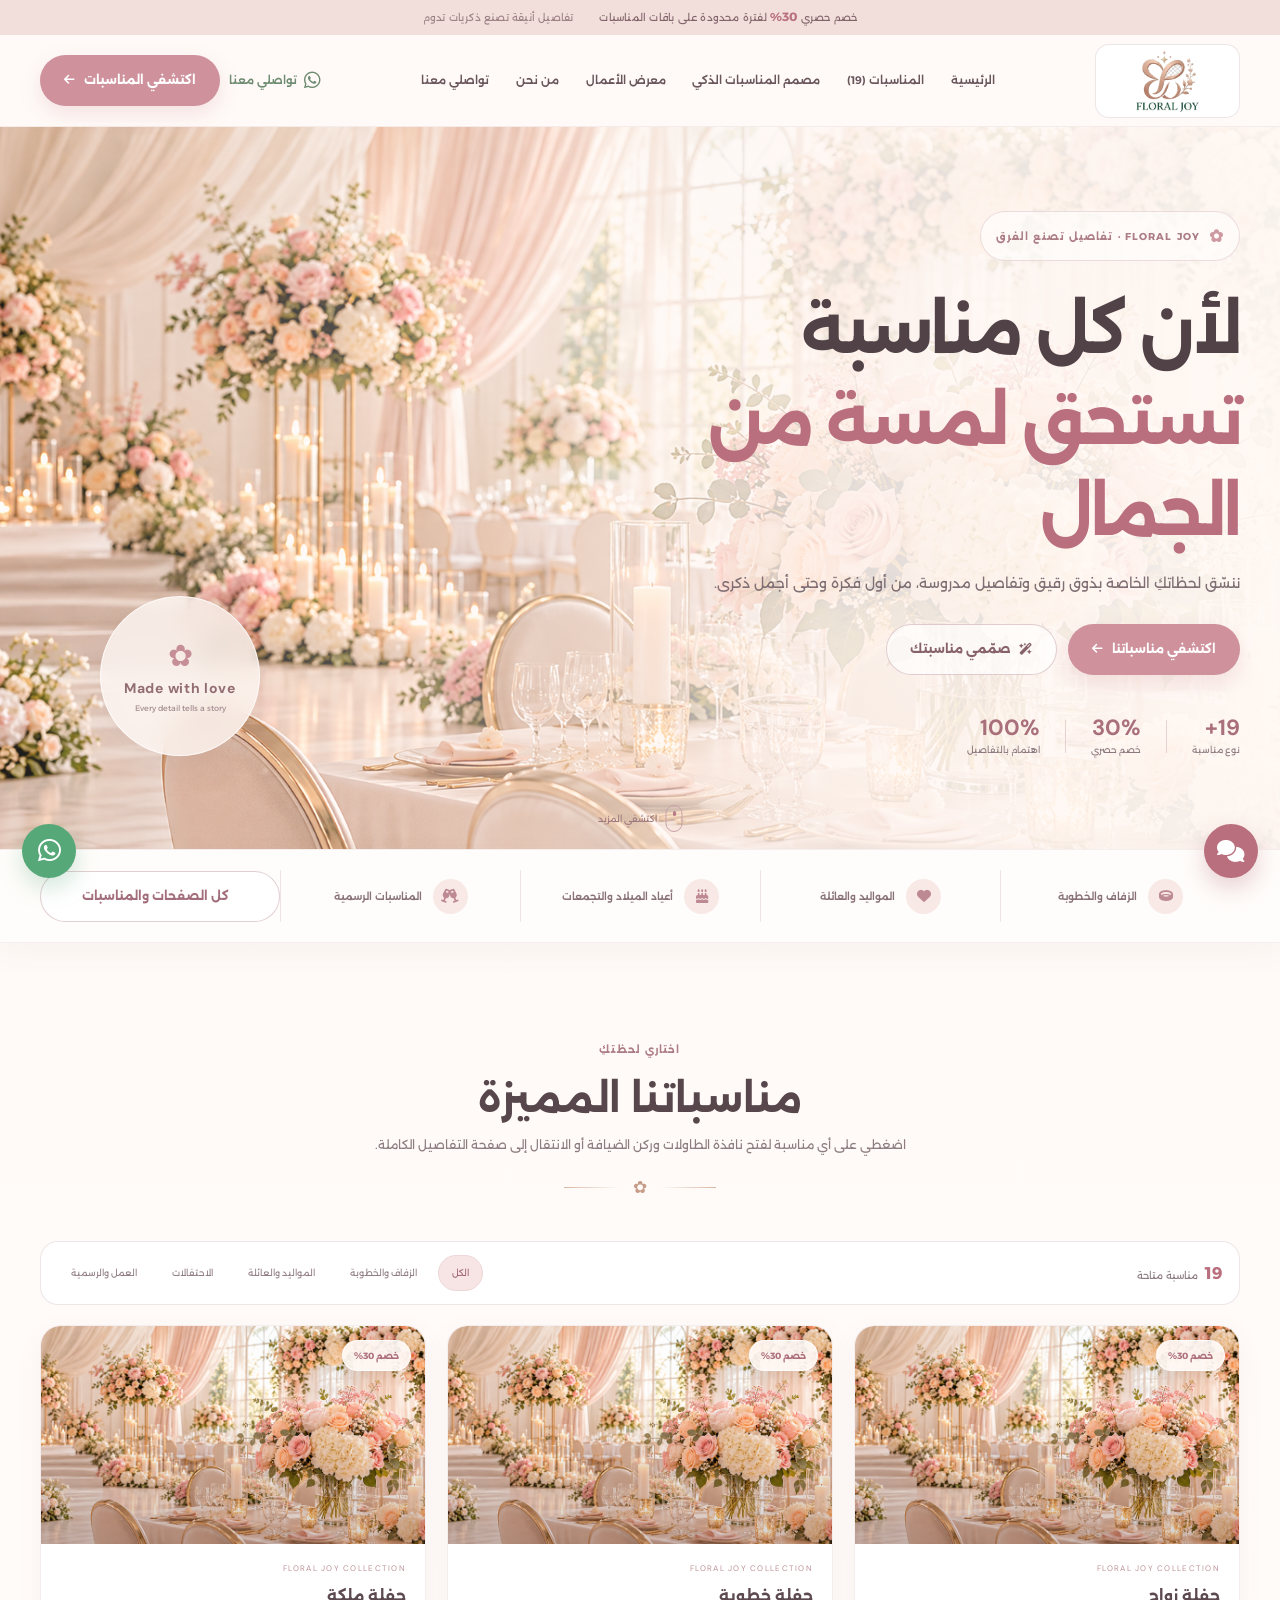
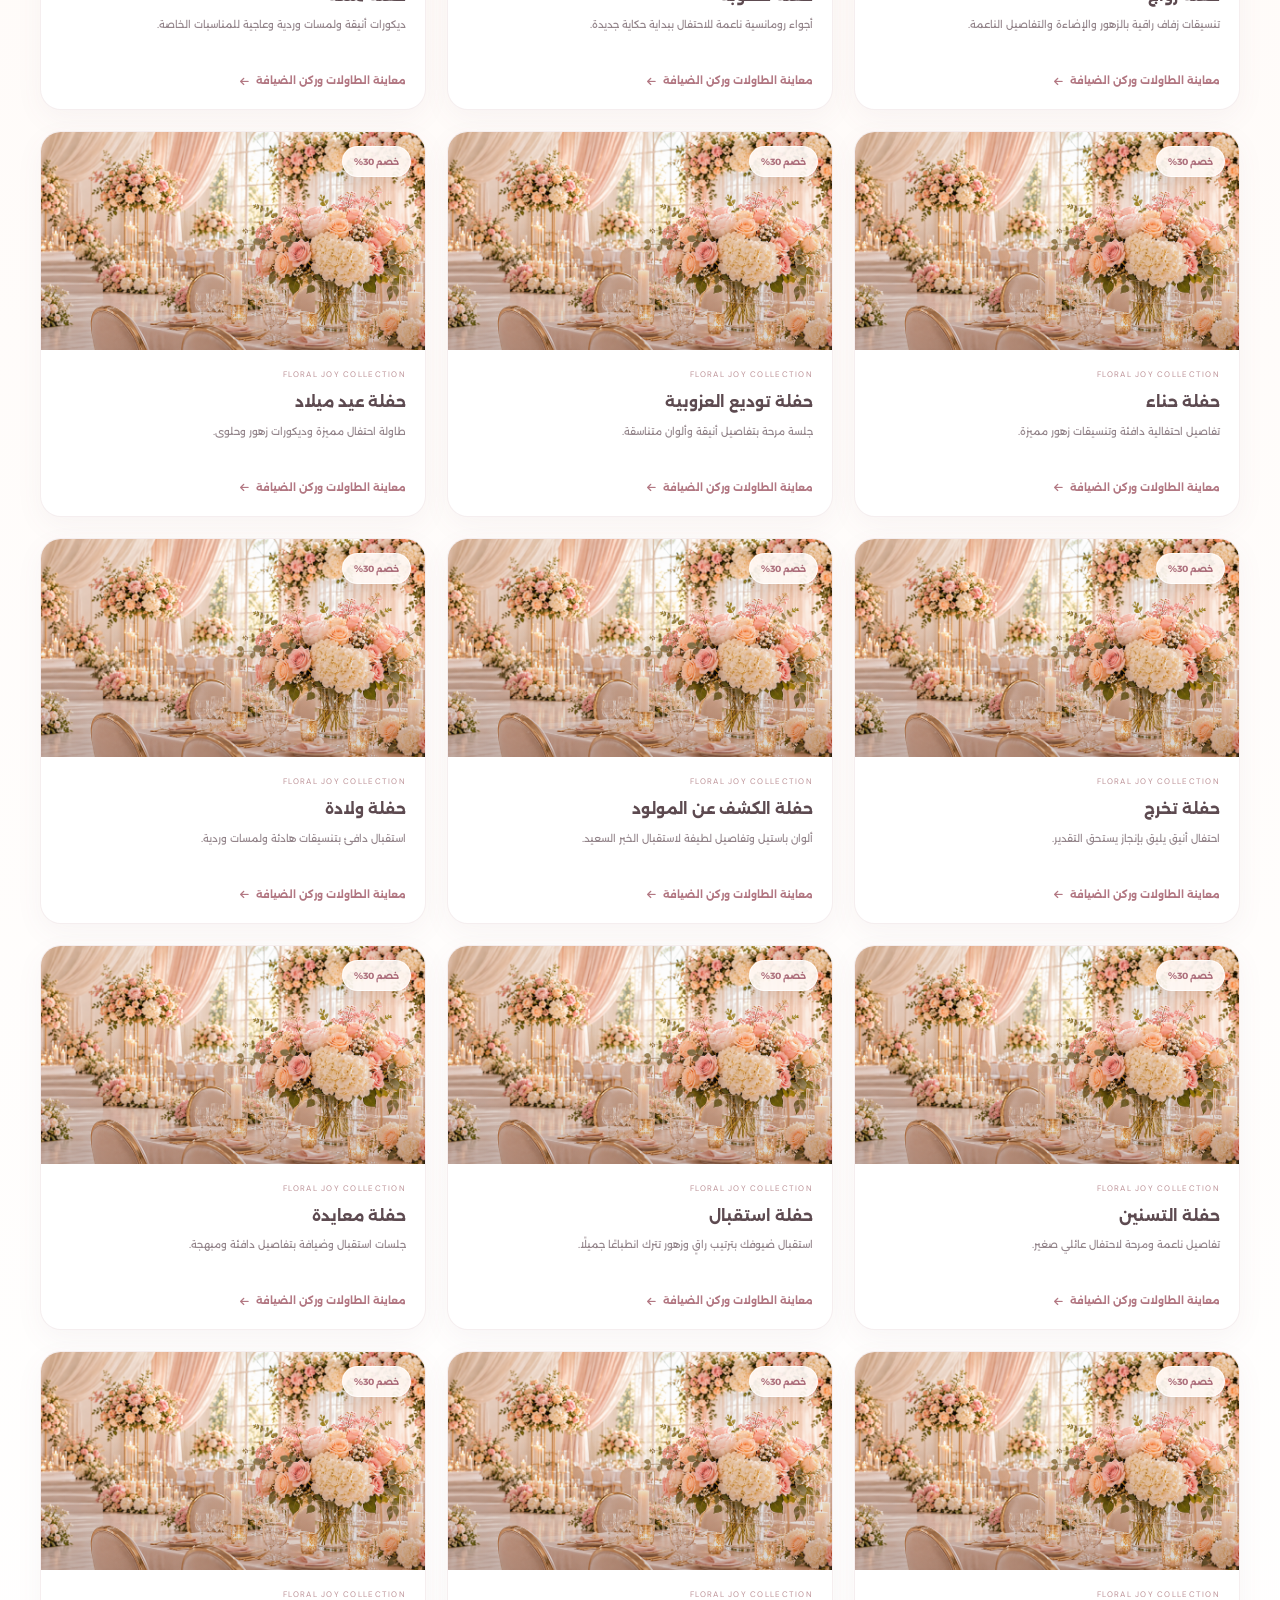
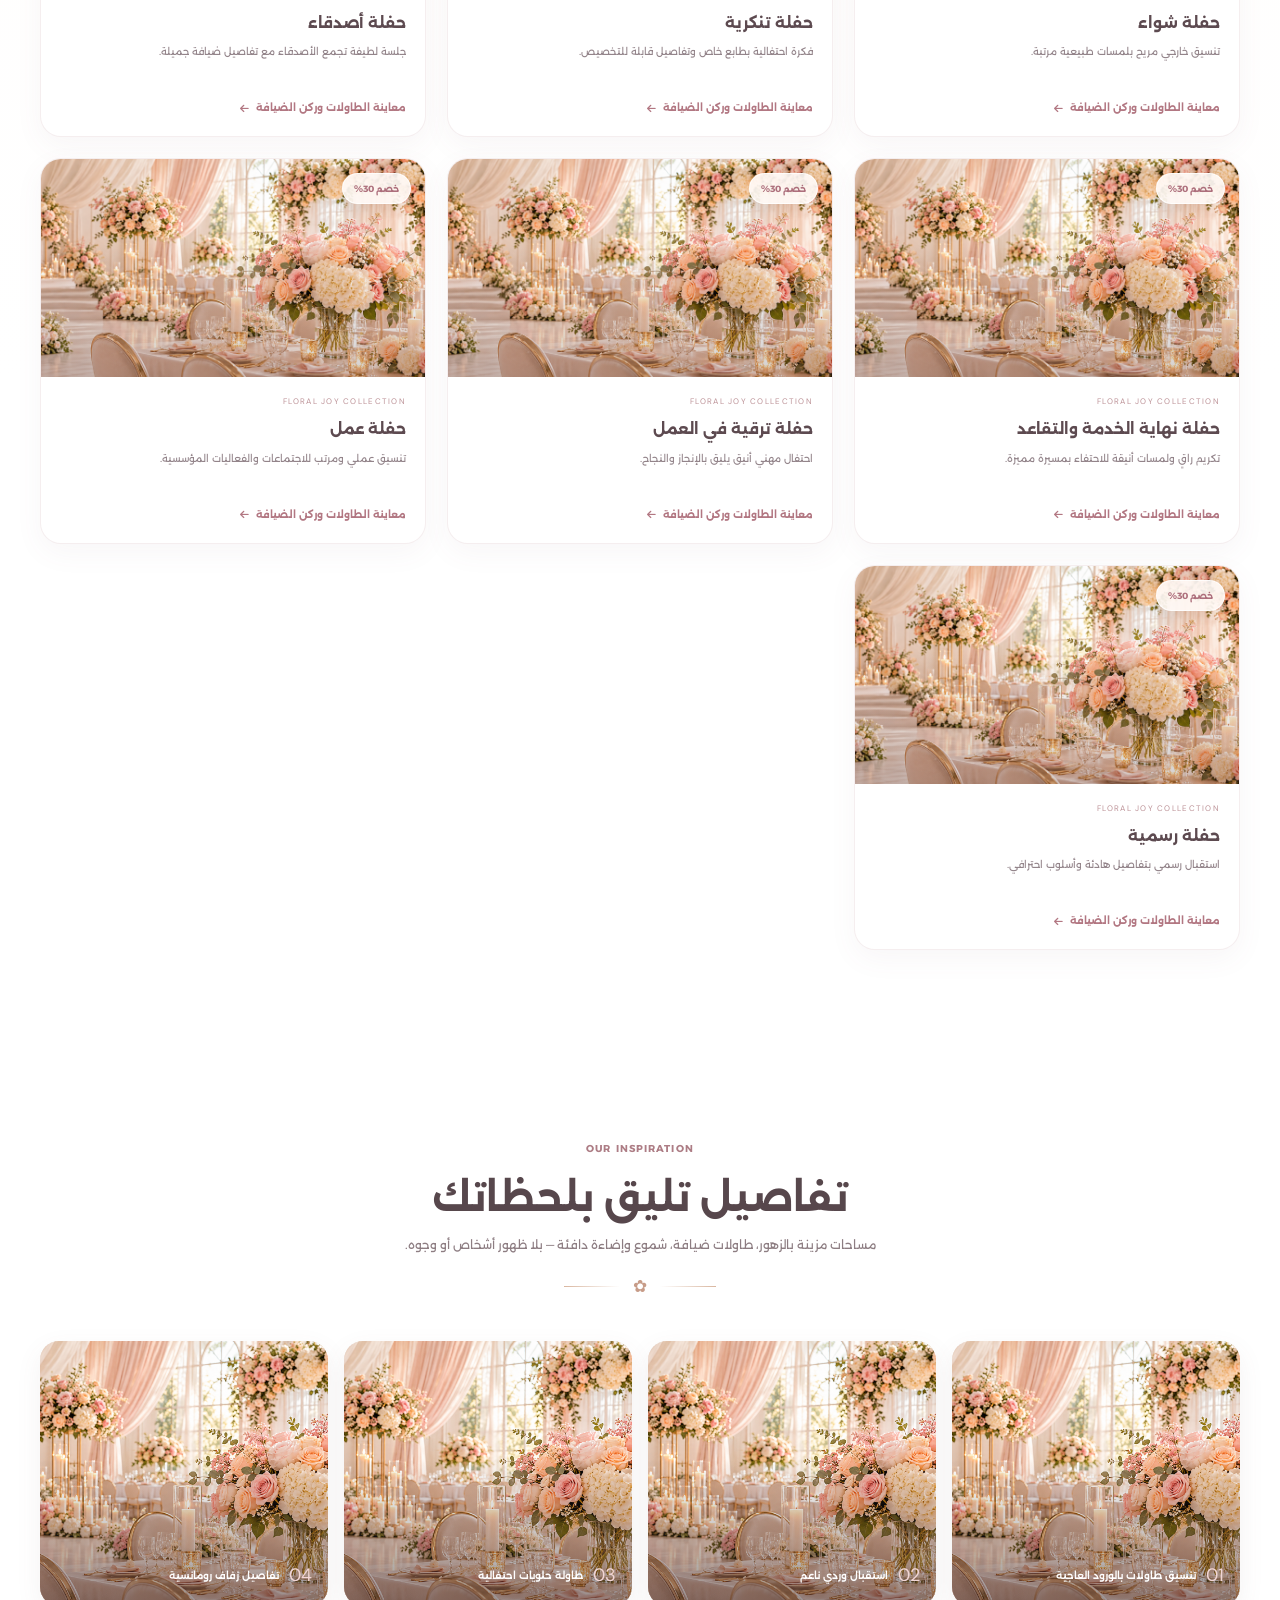
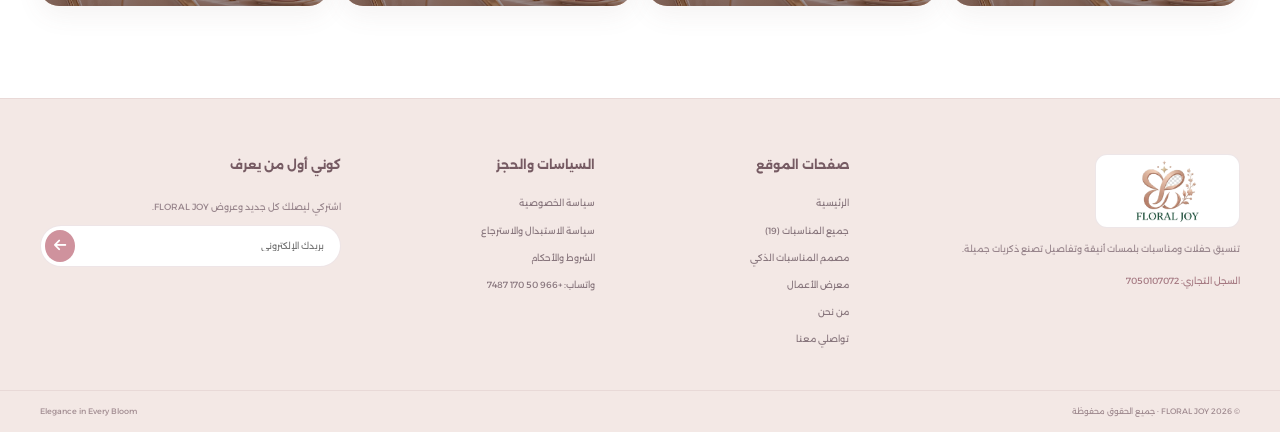
<file: index.html>
<!DOCTYPE html>
<html lang="ar" dir="rtl">
<head>
  <meta charset="UTF-8">
  <meta name="viewport" content="width=device-width, initial-scale=1.0">
  <meta name="theme-color" content="#fffaf7">
  <meta name="description" content="FLORAL JOY لتنسيق الحفلات والمناسبات بالتصميم البينك الناعم الفاخر.">
  <title>FLORAL JOY | تفاصيل تصنع أجمل الذكريات</title>
  <link rel="preconnect" href="https://fonts.googleapis.com">
  <link rel="preconnect" href="https://fonts.gstatic.com" crossorigin>
  <link href="https://fonts.googleapis.com/css2?family=Alexandria:wght@300;400;500;600;700;800&family=DM+Sans:wght@400;500;600;700&display=swap" rel="stylesheet">
  <link rel="stylesheet" href="https://cdnjs.cloudflare.com/ajax/libs/font-awesome/6.5.1/css/all.min.css">
  <link rel="stylesheet" href="css/style.css?v=20261121">
</head>
<body>
  <div class="promo-bar">
    <span>خصم حصري <strong>30%</strong> لفترة محدودة على باقات المناسبات</span>
    <span class="promo-note">تفاصيل أنيقة تصنع ذكريات تدوم</span>
  </div>
  <header class="site-header" id="top">
    <div class="container header-inner">
      <button class="menu-toggle" id="menuToggle" aria-label="فتح القائمة" aria-expanded="false">
        <i class="fa-solid fa-bars"></i>
      </button>
      <a class="brand-logo" href="index.html" aria-label="FLORAL JOY الرئيسية">
        <img src="images/logo.png" alt="شعار FLORAL JOY">
      </a>
      <nav class="nav-links" id="navLinks" aria-label="القائمة الرئيسية">
        <a href="index.html">الرئيسية</a>
        <a href="events.html">المناسبات (19)</a>
        <a href="ai-planner.html">مصمم المناسبات الذكي</a>
        <a href="portfolio.html">معرض الأعمال</a>
        <a href="about.html">من نحن</a>
        <a href="contact.html">تواصلي معنا</a>
      </nav>
      <div class="header-actions">
        <a class="header-whatsapp" href="https://wa.me/966501707487" target="_blank" rel="noopener noreferrer">
          <i class="fa-brands fa-whatsapp"></i>
          <span>تواصلي معنا</span>
        </a>
        <a class="btn btn-primary header-cta" href="events.html">
          اكتشفي المناسبات <i class="fa-solid fa-arrow-left"></i>
        </a>
      </div>
    </div>
  </header>

  <main>
    <section class="hero" id="home">
      <div class="hero-photo" role="img" aria-label="قاعة مناسبات أنيقة مزينة بالزهور الوردية والعاجية والشموع"></div>
      <div class="hero-wash"></div>
      <div class="container hero-inner">
        <div class="hero-copy reveal">
          <span class="eyebrow"><span class="eyebrow-flower">✿</span> FLORAL JOY · تفاصيل تصنع الفرق</span>
          <h1>لأن كل مناسبة<br><em>تستحق لمسة من الجمال</em></h1>
          <p>ننسّق لحظاتكِ الخاصة بذوق رقيق وتفاصيل مدروسة، من أول فكرة وحتى أجمل ذكرى.</p>
          <div class="hero-actions">
            <a class="btn btn-primary" href="events.html">اكتشفي مناسباتنا <i class="fa-solid fa-arrow-left"></i></a>
            <a class="btn btn-ghost" href="ai-planner.html"><i class="fa-solid fa-wand-magic-sparkles"></i> صمّمي مناسبتك</a>
          </div>
          <div class="hero-proof">
            <div><b>19+</b><span>نوع مناسبة</span></div>
            <i></i>
            <div><b>30%</b><span>خصم حصري</span></div>
            <i></i>
            <div><b>100%</b><span>اهتمام بالتفاصيل</span></div>
          </div>
        </div>
        <div class="hero-note reveal">
          <span class="note-flower">✿</span>
          <strong>Made with love</strong>
          <small>Every detail tells a story</small>
        </div>
      </div>
      <a class="scroll-cue" href="#events-catalog"><span></span> اكتشفي المزيد</a>
    </section>

    <section class="category-strip" aria-label="تصنيفات المناسبات">
      <div class="container category-strip-inner" id="categoryQuickLinks">
        <button data-category="wedding"><i class="fa-solid fa-ring"></i><span>الزفاف والخطوبة</span></button>
        <button data-category="family"><i class="fa-solid fa-heart"></i><span>المواليد والعائلة</span></button>
        <button data-category="celebration"><i class="fa-solid fa-cake-candles"></i><span>أعياد الميلاد والتجمعات</span></button>
        <button data-category="corporate"><i class="fa-solid fa-champagne-glasses"></i><span>المناسبات الرسمية</span></button>
        <a class="btn btn-outline" href="events.html"><i class="fa-solid fa-grid-2"></i><span>كل الصفحات والمناسبات</span></a>
      </div>
    </section>

    <section class="section events-section" id="events-catalog">
      <div class="container">
        <div class="section-heading reveal">
          <span class="section-kicker">اختاري لحظتكِ</span>
          <h2>مناسباتنا المميزة</h2>
          <p>اضغطي على أي مناسبة لفتح نافذة الطاولات وركن الضيافة أو الانتقال إلى صفحة التفاصيل الكاملة.</p>
          <div class="heading-flourish"><span></span> ✿ <span></span></div>
        </div>
        <div class="catalog-toolbar reveal">
          <div class="catalog-count"><strong id="eventCount">19</strong> مناسبة متاحة</div>
          <div class="catalog-filters" role="group" aria-label="تصفية المناسبات">
            <button class="filter-btn active" data-filter="all">الكل</button>
            <button class="filter-btn" data-filter="wedding">الزفاف والخطوبة</button>
            <button class="filter-btn" data-filter="family">المواليد والعائلة</button>
            <button class="filter-btn" data-filter="celebration">الاحتفالات</button>
            <button class="filter-btn" data-filter="corporate">العمل والرسمية</button>
          </div>
        </div>
        <div class="events-grid" id="eventsGrid" aria-live="polite"></div>
      </div>
    </section>

    <section class="portfolio-section section" id="portfolio">
      <div class="container">
        <div class="section-heading reveal">
          <span class="section-kicker">OUR INSPIRATION</span>
          <h2>تفاصيل تليق بلحظاتك</h2>
          <p>مساحات مزينة بالزهور، طاولات ضيافة، شموع وإضاءة دافئة — بلا ظهور أشخاص أو وجوه.</p>
          <div class="heading-flourish"><span></span> ✿ <span></span></div>
        </div>
        <div class="portfolio-grid" id="portfolioGrid"></div>
      </div>
    </section>
  </main>

  <footer class="site-footer">
    <div class="container footer-grid">
      <div class="footer-brand">
        <img src="images/logo.png" alt="شعار FLORAL JOY">
        <p>تنسيق حفلات ومناسبات بلمسات أنيقة وتفاصيل تصنع ذكريات جميلة.</p>
        <span class="cr-badge">السجل التجاري: 7050107072</span>
      </div>
      <div>
        <h3>صفحات الموقع</h3>
        <a href="index.html">الرئيسية</a>
        <a href="events.html">جميع المناسبات (19)</a>
        <a href="ai-planner.html">مصمم المناسبات الذكي</a>
        <a href="portfolio.html">معرض الأعمال</a>
        <a href="about.html">من نحن</a>
        <a href="contact.html">تواصلي معنا</a>
      </div>
      <div>
        <h3>السياسات والحجز</h3>
        <a href="privacy-policy.html">سياسة الخصوصية</a>
        <a href="refund-policy.html">سياسة الاستبدال والاسترجاع</a>
        <a href="terms.html">الشروط والأحكام</a>
        <a href="https://wa.me/966501707487" target="_blank" rel="noopener noreferrer">واتساب: +966 50 170 7487</a>
      </div>
      <div class="footer-news">
        <h3>كوني أول من يعرف</h3>
        <p>اشتركي ليصلك كل جديد وعروض FLORAL JOY.</p>
        <form id="newsletterForm">
          <input type="email" id="newsletterEmail" placeholder="بريدك الإلكتروني" required>
          <button type="submit" aria-label="اشتراك"><i class="fa-solid fa-arrow-left"></i></button>
        </form>
        <small id="newsletterMessage" aria-live="polite"></small>
      </div>
    </div>
    <div class="footer-bottom">
      <div class="container">
        <span>© <span id="yearNow"></span> FLORAL JOY · جميع الحقوق محفوظة</span>
        <span>Elegance in Every Bloom</span>
      </div>
    </div>
  </footer>

  <div class="fj-modal-backdrop" id="fjOccasionModal" aria-hidden="true" role="dialog" aria-modal="true" aria-labelledby="fjModalTitle">
    <div class="fj-modal-dialog">
      <button type="button" class="fj-modal-close" id="fjModalClose" aria-label="إغلاق النافذة">
        <i class="fa-solid fa-xmark"></i>
      </button>
      <div class="fj-modal-head">
        <span class="fj-modal-badge" id="fjModalBadge">FLORAL JOY · COLLECTION</span>
        <h2 id="fjModalTitle">اسم المناسبة</h2>
        <p id="fjModalDesc">تفاصيل التنسيق والزهور والطاولات.</p>
      </div>
      <div class="fj-modal-tabs" role="tablist">
        <button type="button" class="fj-tab-btn is-active" data-zone="all">عرض الكل (3 أقسام)</button>
        <button type="button" class="fj-tab-btn" data-zone="main">التنسيق الرئيسي</button>
        <button type="button" class="fj-tab-btn" data-zone="tables">تفاصيل الطاولات</button>
        <button type="button" class="fj-tab-btn" data-zone="hospitality">ركن الضيافة</button>
      </div>
      <div class="fj-modal-grid" id="fjModalGrid"></div>
      <div class="fj-modal-footer">
        <span class="fj-salla-status">الحجز النهائي والدفع الآمن يتم عبر متجر FLORAL JOY في سلة</span>
        <div class="fj-modal-footer-btns">
          <a href="event-details.html" id="fjModalDetailsBtn" class="btn btn-outline">
            <i class="fa-solid fa-file-lines"></i>
            <span>صفحة التفاصيل الكاملة</span>
          </a>
          <a href="#events-catalog" id="fjModalSallaBtn" target="_blank" rel="noopener noreferrer" class="btn btn-primary">
            <i class="fa-solid fa-bag-shopping"></i>
            <span>زيارة تصنيف المناسبة في سلة</span>
          </a>
        </div>
      </div>
    </div>
  </div>

  <button type="button" class="fj-chat-fab" id="fjChatToggle" aria-label="مساعد FLORAL JOY">
    <i class="fa-solid fa-comments"></i>
  </button>
  <aside class="fj-chat-box" id="fjChatBox" aria-label="محادثة مساعدة">
    <div class="fj-chat-head">
      <strong>مساعد FLORAL JOY الذكي ✿</strong>
      <button type="button" id="fjChatClose" aria-label="إغلاق المحادثة"><i class="fa-solid fa-xmark"></i></button>
    </div>
    <div class="fj-chat-msgs" id="fjChatMsgs">
      <div class="fj-msg bot">أهلاً بكِ في FLORAL JOY! كيف يمكنني مساعدتكِ في تنسيق مناسبتكِ أو الحجز عبر سلة؟</div>
    </div>
    <div class="fj-chat-quick">
      <button type="button" data-q="كيف يتم الحجز والدفع في سلة؟">الحجز والدفع في سلة</button>
      <button type="button" data-q="ما هي تفاصيل خصم 30%؟">تفاصيل خصم 30%</button>
      <button type="button" data-q="أريد التواصل واتساب">تواصل واتساب</button>
    </div>
    <form class="fj-chat-form" id="fjChatForm">
      <input type="text" id="fjChatInput" placeholder="اكتبي سؤالكِ هنا..." required>
      <button type="submit" aria-label="إرسال"><i class="fa-solid fa-paper-plane"></i></button>
    </form>
  </aside>

  <a class="whatsapp-float" href="https://wa.me/966501707487" target="_blank" rel="noopener noreferrer" aria-label="تواصل عبر واتساب">
    <i class="fa-brands fa-whatsapp"></i>
  </a>
  <button class="back-top" id="backTop" aria-label="العودة إلى أعلى">
    <i class="fa-solid fa-arrow-up"></i>
  </button>
  <div class="toast" id="toast" role="status" aria-live="polite"></div>

  <script src="js/data.js?v=20261121"></script>
  <script src="js/script.js?v=20261121"></script>
</body>
</html>
</file>
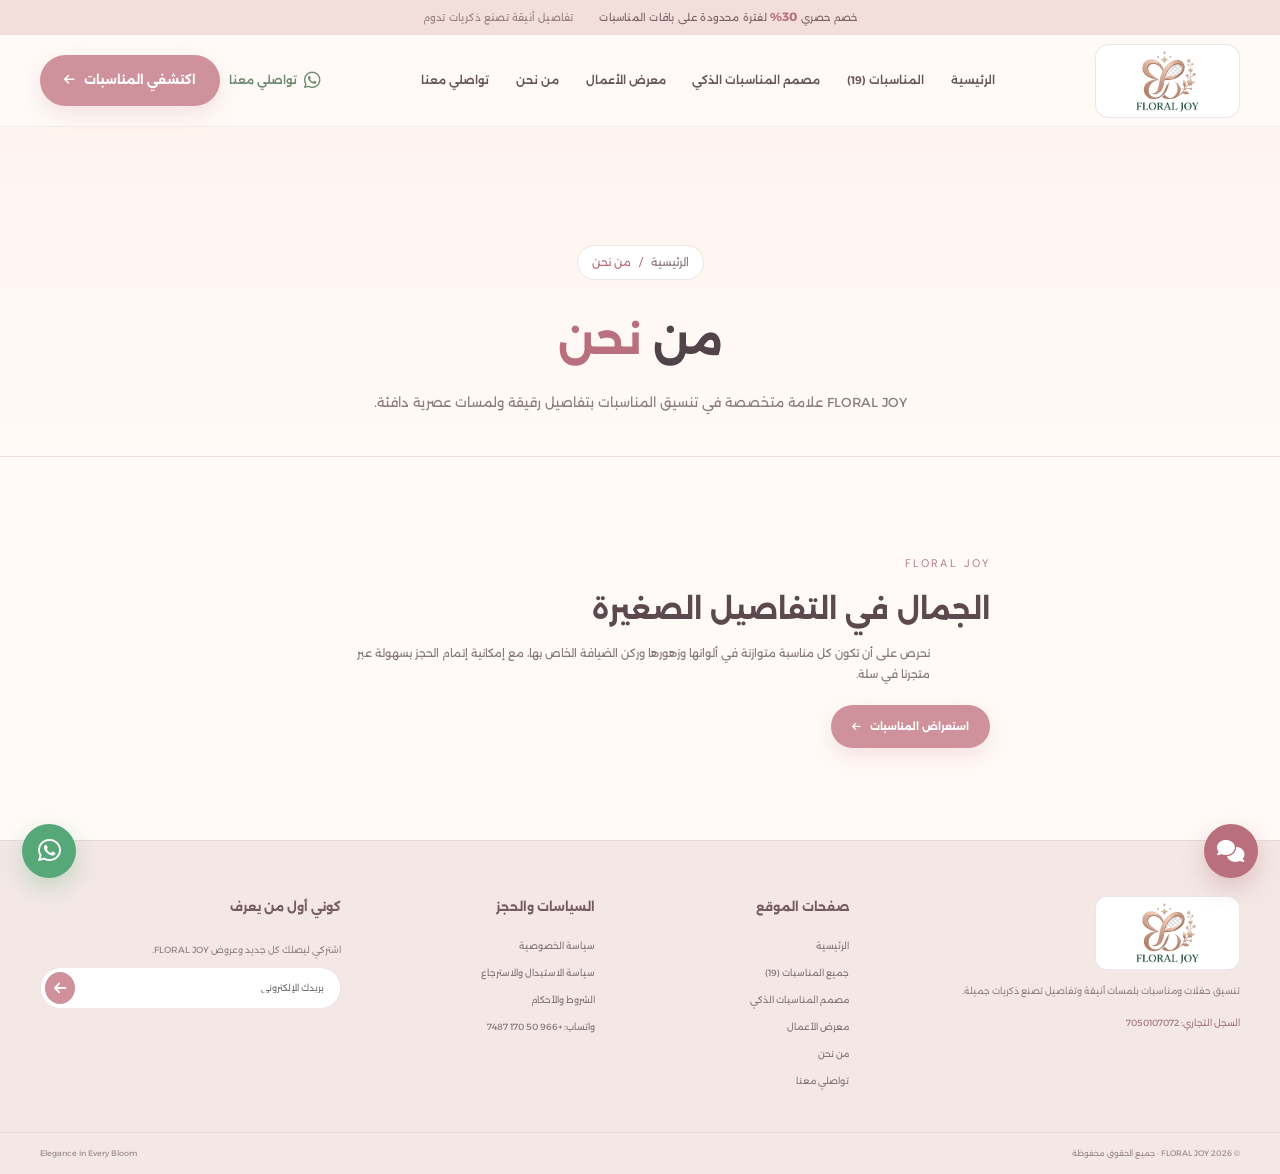
<file: about.html>
<!DOCTYPE html>
<html lang="ar" dir="rtl">
<head>
  <meta charset="UTF-8">
  <meta name="viewport" content="width=device-width, initial-scale=1.0">
  <meta name="theme-color" content="#fffaf7">
  <meta name="description" content="تعرفي على رؤية FLORAL JOY في تنسيق الحفلات.">
  <title>من نحن | FLORAL JOY</title>
  <link rel="preconnect" href="https://fonts.googleapis.com">
  <link rel="preconnect" href="https://fonts.gstatic.com" crossorigin>
  <link href="https://fonts.googleapis.com/css2?family=Alexandria:wght@300;400;500;600;700;800&family=DM+Sans:wght@400;500;600;700&display=swap" rel="stylesheet">
  <link rel="stylesheet" href="https://cdnjs.cloudflare.com/ajax/libs/font-awesome/6.5.1/css/all.min.css">
  <link rel="stylesheet" href="css/style.css?v=20261121">
</head>
<body>
  <div class="promo-bar">
    <span>خصم حصري <strong>30%</strong> لفترة محدودة على باقات المناسبات</span>
    <span class="promo-note">تفاصيل أنيقة تصنع ذكريات تدوم</span>
  </div>
  <header class="site-header" id="top">
    <div class="container header-inner">
      <button class="menu-toggle" id="menuToggle" aria-label="فتح القائمة" aria-expanded="false">
        <i class="fa-solid fa-bars"></i>
      </button>
      <a class="brand-logo" href="index.html" aria-label="FLORAL JOY الرئيسية">
        <img src="images/logo.png" alt="شعار FLORAL JOY">
      </a>
      <nav class="nav-links" id="navLinks" aria-label="القائمة الرئيسية">
        <a href="index.html">الرئيسية</a>
        <a href="events.html">المناسبات (19)</a>
        <a href="ai-planner.html">مصمم المناسبات الذكي</a>
        <a href="portfolio.html">معرض الأعمال</a>
        <a href="about.html">من نحن</a>
        <a href="contact.html">تواصلي معنا</a>
      </nav>
      <div class="header-actions">
        <a class="header-whatsapp" href="https://wa.me/966501707487" target="_blank" rel="noopener noreferrer">
          <i class="fa-brands fa-whatsapp"></i>
          <span>تواصلي معنا</span>
        </a>
        <a class="btn btn-primary header-cta" href="events.html">
          اكتشفي المناسبات <i class="fa-solid fa-arrow-left"></i>
        </a>
      </div>
    </div>
  </header>

  <main>
    <section class="page-banner">
      <div class="container">
        <div class="breadcrumb-bar"><a href="index.html">الرئيسية</a> <span>/</span> <span>من نحن</span></div>
        <h1>من <em>نحن</em></h1>
        <p>FLORAL JOY علامة متخصصة في تنسيق المناسبات بتفاصيل رقيقة ولمسات عصرية دافئة.</p>
      </div>
    </section>
    <section class="section">
      <div class="container about-inner">
        <span class="about-mark">FLORAL JOY</span>
        <h2>الجمال في التفاصيل الصغيرة</h2>
        <p>نحرص على أن تكون كل مناسبة متوازنة في ألوانها وزهورها وركن الضيافة الخاص بها، مع إمكانية إتمام الحجز بسهولة عبر متجرنا في سلة.</p>
        <a href="events.html" class="btn btn-primary">استعراض المناسبات <i class="fa-solid fa-arrow-left"></i></a>
      </div>
    </section>
  </main>

  <footer class="site-footer">
    <div class="container footer-grid">
      <div class="footer-brand">
        <img src="images/logo.png" alt="شعار FLORAL JOY">
        <p>تنسيق حفلات ومناسبات بلمسات أنيقة وتفاصيل تصنع ذكريات جميلة.</p>
        <span class="cr-badge">السجل التجاري: 7050107072</span>
      </div>
      <div>
        <h3>صفحات الموقع</h3>
        <a href="index.html">الرئيسية</a>
        <a href="events.html">جميع المناسبات (19)</a>
        <a href="ai-planner.html">مصمم المناسبات الذكي</a>
        <a href="portfolio.html">معرض الأعمال</a>
        <a href="about.html">من نحن</a>
        <a href="contact.html">تواصلي معنا</a>
      </div>
      <div>
        <h3>السياسات والحجز</h3>
        <a href="privacy-policy.html">سياسة الخصوصية</a>
        <a href="refund-policy.html">سياسة الاستبدال والاسترجاع</a>
        <a href="terms.html">الشروط والأحكام</a>
        <a href="https://wa.me/966501707487" target="_blank" rel="noopener noreferrer">واتساب: +966 50 170 7487</a>
      </div>
      <div class="footer-news">
        <h3>كوني أول من يعرف</h3>
        <p>اشتركي ليصلك كل جديد وعروض FLORAL JOY.</p>
        <form id="newsletterForm">
          <input type="email" id="newsletterEmail" placeholder="بريدك الإلكتروني" required>
          <button type="submit" aria-label="اشتراك"><i class="fa-solid fa-arrow-left"></i></button>
        </form>
        <small id="newsletterMessage" aria-live="polite"></small>
      </div>
    </div>
    <div class="footer-bottom">
      <div class="container">
        <span>© <span id="yearNow"></span> FLORAL JOY · جميع الحقوق محفوظة</span>
        <span>Elegance in Every Bloom</span>
      </div>
    </div>
  </footer>

  <div class="fj-modal-backdrop" id="fjOccasionModal" aria-hidden="true" role="dialog" aria-modal="true" aria-labelledby="fjModalTitle">
    <div class="fj-modal-dialog">
      <button type="button" class="fj-modal-close" id="fjModalClose" aria-label="إغلاق النافذة">
        <i class="fa-solid fa-xmark"></i>
      </button>
      <div class="fj-modal-head">
        <span class="fj-modal-badge" id="fjModalBadge">FLORAL JOY · COLLECTION</span>
        <h2 id="fjModalTitle">اسم المناسبة</h2>
        <p id="fjModalDesc">تفاصيل التنسيق والزهور والطاولات.</p>
      </div>
      <div class="fj-modal-tabs" role="tablist">
        <button type="button" class="fj-tab-btn is-active" data-zone="all">عرض الكل (3 أقسام)</button>
        <button type="button" class="fj-tab-btn" data-zone="main">التنسيق الرئيسي</button>
        <button type="button" class="fj-tab-btn" data-zone="tables">تفاصيل الطاولات</button>
        <button type="button" class="fj-tab-btn" data-zone="hospitality">ركن الضيافة</button>
      </div>
      <div class="fj-modal-grid" id="fjModalGrid"></div>
      <div class="fj-modal-footer">
        <span class="fj-salla-status">الحجز النهائي والدفع الآمن يتم عبر متجر FLORAL JOY في سلة</span>
        <div class="fj-modal-footer-btns">
          <a href="event-details.html" id="fjModalDetailsBtn" class="btn btn-outline">
            <i class="fa-solid fa-file-lines"></i>
            <span>صفحة التفاصيل الكاملة</span>
          </a>
          <a href="#events-catalog" id="fjModalSallaBtn" target="_blank" rel="noopener noreferrer" class="btn btn-primary">
            <i class="fa-solid fa-bag-shopping"></i>
            <span>زيارة تصنيف المناسبة في سلة</span>
          </a>
        </div>
      </div>
    </div>
  </div>

  <button type="button" class="fj-chat-fab" id="fjChatToggle" aria-label="مساعد FLORAL JOY">
    <i class="fa-solid fa-comments"></i>
  </button>
  <aside class="fj-chat-box" id="fjChatBox" aria-label="محادثة مساعدة">
    <div class="fj-chat-head">
      <strong>مساعد FLORAL JOY الذكي ✿</strong>
      <button type="button" id="fjChatClose" aria-label="إغلاق المحادثة"><i class="fa-solid fa-xmark"></i></button>
    </div>
    <div class="fj-chat-msgs" id="fjChatMsgs">
      <div class="fj-msg bot">أهلاً بكِ في FLORAL JOY! كيف يمكنني مساعدتكِ في تنسيق مناسبتكِ أو الحجز عبر سلة؟</div>
    </div>
    <div class="fj-chat-quick">
      <button type="button" data-q="كيف يتم الحجز والدفع في سلة؟">الحجز والدفع في سلة</button>
      <button type="button" data-q="ما هي تفاصيل خصم 30%؟">تفاصيل خصم 30%</button>
      <button type="button" data-q="أريد التواصل واتساب">تواصل واتساب</button>
    </div>
    <form class="fj-chat-form" id="fjChatForm">
      <input type="text" id="fjChatInput" placeholder="اكتبي سؤالكِ هنا..." required>
      <button type="submit" aria-label="إرسال"><i class="fa-solid fa-paper-plane"></i></button>
    </form>
  </aside>

  <a class="whatsapp-float" href="https://wa.me/966501707487" target="_blank" rel="noopener noreferrer" aria-label="تواصل عبر واتساب">
    <i class="fa-brands fa-whatsapp"></i>
  </a>
  <button class="back-top" id="backTop" aria-label="العودة إلى أعلى">
    <i class="fa-solid fa-arrow-up"></i>
  </button>
  <div class="toast" id="toast" role="status" aria-live="polite"></div>

  <script src="js/data.js?v=20261121"></script>
  <script src="js/script.js?v=20261121"></script>
</body>
</html>
</file>
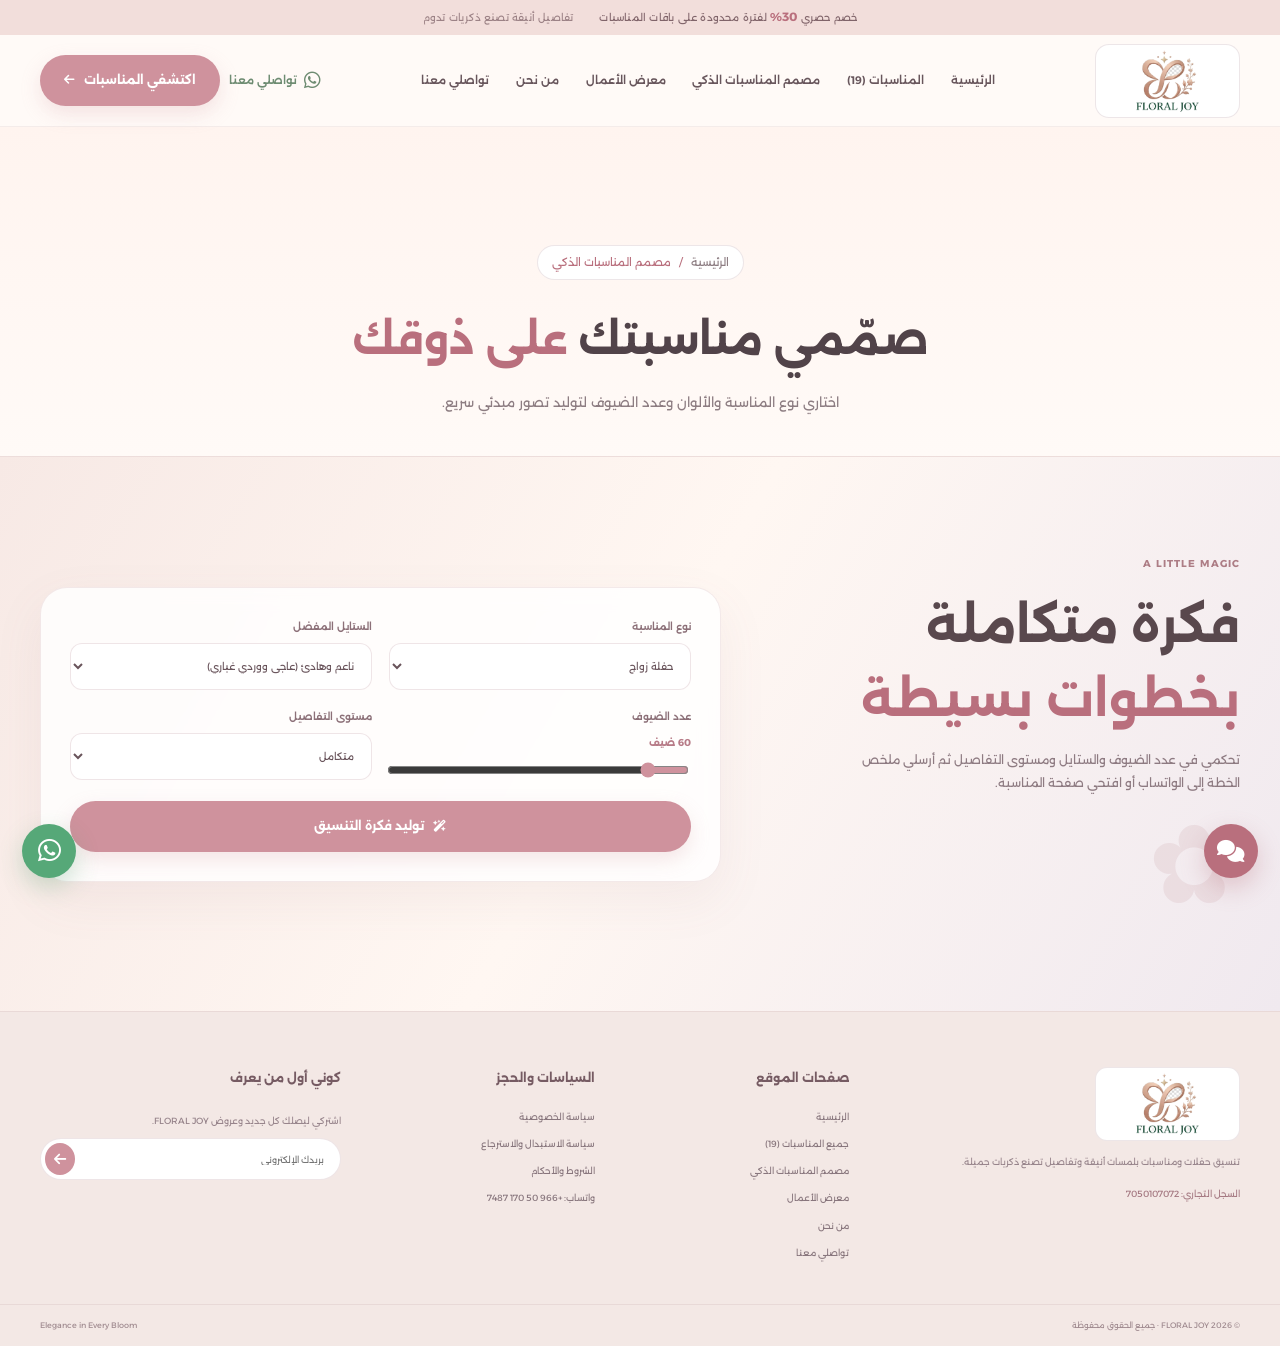
<file: ai-planner.html>
<!DOCTYPE html>
<html lang="ar" dir="rtl">
<head>
  <meta charset="UTF-8">
  <meta name="viewport" content="width=device-width, initial-scale=1.0">
  <meta name="theme-color" content="#fffaf7">
  <meta name="description" content="صمّمي فكرة مناسبتكِ باختيار الستايل وعدد الضيوف.">
  <title>مصمم المناسبات الذكي | FLORAL JOY</title>
  <link rel="preconnect" href="https://fonts.googleapis.com">
  <link rel="preconnect" href="https://fonts.gstatic.com" crossorigin>
  <link href="https://fonts.googleapis.com/css2?family=Alexandria:wght@300;400;500;600;700;800&family=DM+Sans:wght@400;500;600;700&display=swap" rel="stylesheet">
  <link rel="stylesheet" href="https://cdnjs.cloudflare.com/ajax/libs/font-awesome/6.5.1/css/all.min.css">
  <link rel="stylesheet" href="css/style.css?v=20261121">
</head>
<body>
  <div class="promo-bar">
    <span>خصم حصري <strong>30%</strong> لفترة محدودة على باقات المناسبات</span>
    <span class="promo-note">تفاصيل أنيقة تصنع ذكريات تدوم</span>
  </div>
  <header class="site-header" id="top">
    <div class="container header-inner">
      <button class="menu-toggle" id="menuToggle" aria-label="فتح القائمة" aria-expanded="false">
        <i class="fa-solid fa-bars"></i>
      </button>
      <a class="brand-logo" href="index.html" aria-label="FLORAL JOY الرئيسية">
        <img src="images/logo.png" alt="شعار FLORAL JOY">
      </a>
      <nav class="nav-links" id="navLinks" aria-label="القائمة الرئيسية">
        <a href="index.html">الرئيسية</a>
        <a href="events.html">المناسبات (19)</a>
        <a href="ai-planner.html">مصمم المناسبات الذكي</a>
        <a href="portfolio.html">معرض الأعمال</a>
        <a href="about.html">من نحن</a>
        <a href="contact.html">تواصلي معنا</a>
      </nav>
      <div class="header-actions">
        <a class="header-whatsapp" href="https://wa.me/966501707487" target="_blank" rel="noopener noreferrer">
          <i class="fa-brands fa-whatsapp"></i>
          <span>تواصلي معنا</span>
        </a>
        <a class="btn btn-primary header-cta" href="events.html">
          اكتشفي المناسبات <i class="fa-solid fa-arrow-left"></i>
        </a>
      </div>
    </div>
  </header>

  <main>
    <section class="page-banner">
      <div class="container">
        <div class="breadcrumb-bar"><a href="index.html">الرئيسية</a> <span>/</span> <span>مصمم المناسبات الذكي</span></div>
        <h1>صمّمي مناسبتك <em>على ذوقك</em></h1>
        <p>اختاري نوع المناسبة والألوان وعدد الضيوف لتوليد تصور مبدئي سريع.</p>
      </div>
    </section>
    <section class="ai-section section" id="ai-designer">
      <div class="container ai-layout">
        <div class="ai-intro reveal">
          <span class="section-kicker">A LITTLE MAGIC</span>
          <h2>فكرة متكاملة<br><em>بخطوات بسيطة</em></h2>
          <p>تحكمي في عدد الضيوف والستايل ومستوى التفاصيل ثم أرسلي ملخص الخطة إلى الواتساب أو افتحي صفحة المناسبة.</p>
          <div class="ai-decoration">✿</div>
        </div>
        <div class="ai-card reveal">
          <div class="ai-form-grid">
            <label>نوع المناسبة<select id="aiEventType"></select></label>
            <label>الستايل المفضل
              <select id="aiStyle">
                <option value="soft">ناعم وهادئ (عاجي ووردي غباري)</option>
                <option value="romantic">رومانسي بالوردي والخوخي</option>
                <option value="classic">كلاسيكي عاجي وشامبين</option>
                <option value="garden">حدائقي طبيعي</option>
              </select>
            </label>
            <label class="guest-field">عدد الضيوف <strong><span id="guestCountVal">60</span> ضيف</strong>
              <input type="range" id="aiGuests" min="15" max="400" step="5" value="60">
            </label>
            <label>مستوى التفاصيل
              <select id="aiBudget">
                <option value="simple">بسيط وأنيق</option>
                <option value="balanced" selected>متكامل</option>
                <option value="signature">Signature مميز</option>
              </select>
            </label>
          </div>
          <button class="btn btn-primary ai-generate" id="generatePlan">
            <i class="fa-solid fa-wand-magic-sparkles"></i> توليد فكرة التنسيق
          </button>
          <div class="ai-result" id="aiResult" hidden aria-live="polite">
            <span class="result-label">تصورك المبدئي</span>
            <h3 id="resTitle"></h3>
            <p id="resDesc"></p>
            <div class="ai-swatches" id="resSwatches"></div>
            <ul id="resFeatures"></ul>
            <small>التصور إلهامي وليس عرض سعر نهائي. الأسعار والباقات المعتمدة تظهر داخل متجر سلة.</small>
            <div style="display:flex;gap:10px;flex-wrap:wrap;margin-top:12px;">
              <a class="btn btn-primary" id="aiGoCategory" href="event-details.html">معاينة الطاولات والضيافة</a>
              <a class="btn btn-outline" id="aiSendWhatsapp" href="https://wa.me/966501707487" target="_blank" rel="noopener noreferrer">إرسال الخطة للواتساب</a>
            </div>
          </div>
        </div>
      </div>
    </section>
  </main>

  <footer class="site-footer">
    <div class="container footer-grid">
      <div class="footer-brand">
        <img src="images/logo.png" alt="شعار FLORAL JOY">
        <p>تنسيق حفلات ومناسبات بلمسات أنيقة وتفاصيل تصنع ذكريات جميلة.</p>
        <span class="cr-badge">السجل التجاري: 7050107072</span>
      </div>
      <div>
        <h3>صفحات الموقع</h3>
        <a href="index.html">الرئيسية</a>
        <a href="events.html">جميع المناسبات (19)</a>
        <a href="ai-planner.html">مصمم المناسبات الذكي</a>
        <a href="portfolio.html">معرض الأعمال</a>
        <a href="about.html">من نحن</a>
        <a href="contact.html">تواصلي معنا</a>
      </div>
      <div>
        <h3>السياسات والحجز</h3>
        <a href="privacy-policy.html">سياسة الخصوصية</a>
        <a href="refund-policy.html">سياسة الاستبدال والاسترجاع</a>
        <a href="terms.html">الشروط والأحكام</a>
        <a href="https://wa.me/966501707487" target="_blank" rel="noopener noreferrer">واتساب: +966 50 170 7487</a>
      </div>
      <div class="footer-news">
        <h3>كوني أول من يعرف</h3>
        <p>اشتركي ليصلك كل جديد وعروض FLORAL JOY.</p>
        <form id="newsletterForm">
          <input type="email" id="newsletterEmail" placeholder="بريدك الإلكتروني" required>
          <button type="submit" aria-label="اشتراك"><i class="fa-solid fa-arrow-left"></i></button>
        </form>
        <small id="newsletterMessage" aria-live="polite"></small>
      </div>
    </div>
    <div class="footer-bottom">
      <div class="container">
        <span>© <span id="yearNow"></span> FLORAL JOY · جميع الحقوق محفوظة</span>
        <span>Elegance in Every Bloom</span>
      </div>
    </div>
  </footer>

  <div class="fj-modal-backdrop" id="fjOccasionModal" aria-hidden="true" role="dialog" aria-modal="true" aria-labelledby="fjModalTitle">
    <div class="fj-modal-dialog">
      <button type="button" class="fj-modal-close" id="fjModalClose" aria-label="إغلاق النافذة">
        <i class="fa-solid fa-xmark"></i>
      </button>
      <div class="fj-modal-head">
        <span class="fj-modal-badge" id="fjModalBadge">FLORAL JOY · COLLECTION</span>
        <h2 id="fjModalTitle">اسم المناسبة</h2>
        <p id="fjModalDesc">تفاصيل التنسيق والزهور والطاولات.</p>
      </div>
      <div class="fj-modal-tabs" role="tablist">
        <button type="button" class="fj-tab-btn is-active" data-zone="all">عرض الكل (3 أقسام)</button>
        <button type="button" class="fj-tab-btn" data-zone="main">التنسيق الرئيسي</button>
        <button type="button" class="fj-tab-btn" data-zone="tables">تفاصيل الطاولات</button>
        <button type="button" class="fj-tab-btn" data-zone="hospitality">ركن الضيافة</button>
      </div>
      <div class="fj-modal-grid" id="fjModalGrid"></div>
      <div class="fj-modal-footer">
        <span class="fj-salla-status">الحجز النهائي والدفع الآمن يتم عبر متجر FLORAL JOY في سلة</span>
        <div class="fj-modal-footer-btns">
          <a href="event-details.html" id="fjModalDetailsBtn" class="btn btn-outline">
            <i class="fa-solid fa-file-lines"></i>
            <span>صفحة التفاصيل الكاملة</span>
          </a>
          <a href="#events-catalog" id="fjModalSallaBtn" target="_blank" rel="noopener noreferrer" class="btn btn-primary">
            <i class="fa-solid fa-bag-shopping"></i>
            <span>زيارة تصنيف المناسبة في سلة</span>
          </a>
        </div>
      </div>
    </div>
  </div>

  <button type="button" class="fj-chat-fab" id="fjChatToggle" aria-label="مساعد FLORAL JOY">
    <i class="fa-solid fa-comments"></i>
  </button>
  <aside class="fj-chat-box" id="fjChatBox" aria-label="محادثة مساعدة">
    <div class="fj-chat-head">
      <strong>مساعد FLORAL JOY الذكي ✿</strong>
      <button type="button" id="fjChatClose" aria-label="إغلاق المحادثة"><i class="fa-solid fa-xmark"></i></button>
    </div>
    <div class="fj-chat-msgs" id="fjChatMsgs">
      <div class="fj-msg bot">أهلاً بكِ في FLORAL JOY! كيف يمكنني مساعدتكِ في تنسيق مناسبتكِ أو الحجز عبر سلة؟</div>
    </div>
    <div class="fj-chat-quick">
      <button type="button" data-q="كيف يتم الحجز والدفع في سلة؟">الحجز والدفع في سلة</button>
      <button type="button" data-q="ما هي تفاصيل خصم 30%؟">تفاصيل خصم 30%</button>
      <button type="button" data-q="أريد التواصل واتساب">تواصل واتساب</button>
    </div>
    <form class="fj-chat-form" id="fjChatForm">
      <input type="text" id="fjChatInput" placeholder="اكتبي سؤالكِ هنا..." required>
      <button type="submit" aria-label="إرسال"><i class="fa-solid fa-paper-plane"></i></button>
    </form>
  </aside>

  <a class="whatsapp-float" href="https://wa.me/966501707487" target="_blank" rel="noopener noreferrer" aria-label="تواصل عبر واتساب">
    <i class="fa-brands fa-whatsapp"></i>
  </a>
  <button class="back-top" id="backTop" aria-label="العودة إلى أعلى">
    <i class="fa-solid fa-arrow-up"></i>
  </button>
  <div class="toast" id="toast" role="status" aria-live="polite"></div>

  <script src="js/data.js?v=20261121"></script>
  <script src="js/script.js?v=20261121"></script>
</body>
</html>
</file>
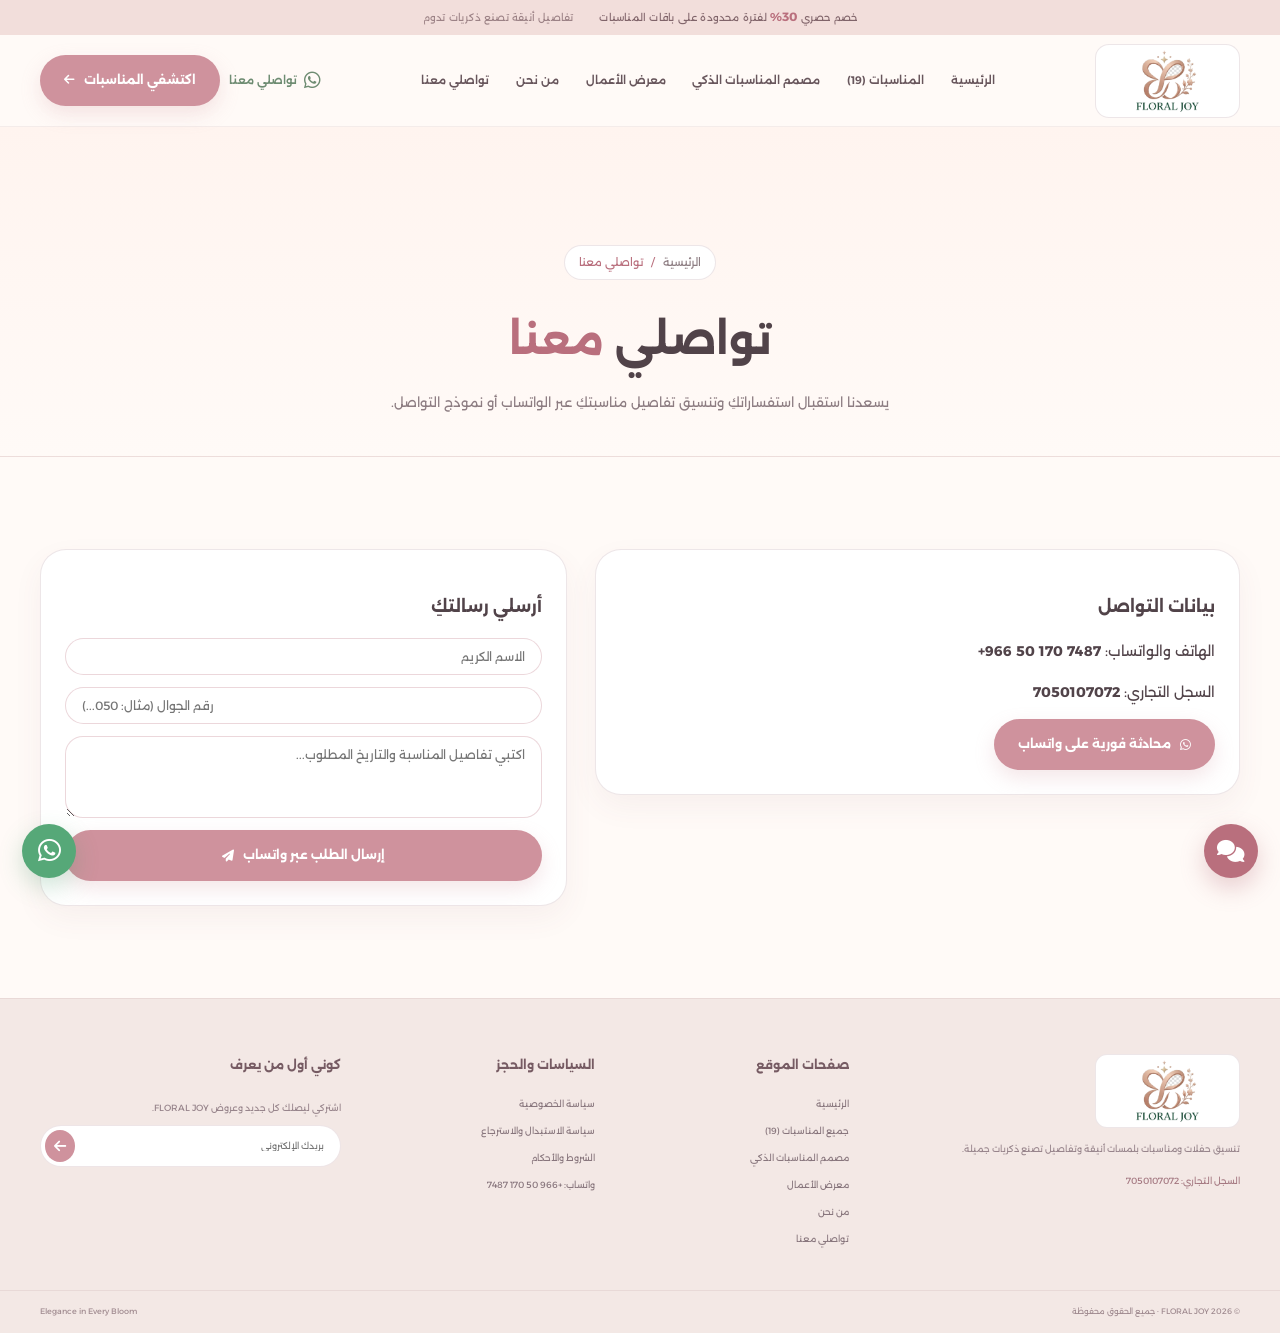
<file: contact.html>
<!DOCTYPE html>
<html lang="ar" dir="rtl">
<head>
  <meta charset="UTF-8">
  <meta name="viewport" content="width=device-width, initial-scale=1.0">
  <meta name="theme-color" content="#fffaf7">
  <meta name="description" content="تواصلي مع فريق FLORAL JOY للحجز والاستفسارات.">
  <title>تواصلي معنا | FLORAL JOY</title>
  <link rel="preconnect" href="https://fonts.googleapis.com">
  <link rel="preconnect" href="https://fonts.gstatic.com" crossorigin>
  <link href="https://fonts.googleapis.com/css2?family=Alexandria:wght@300;400;500;600;700;800&family=DM+Sans:wght@400;500;600;700&display=swap" rel="stylesheet">
  <link rel="stylesheet" href="https://cdnjs.cloudflare.com/ajax/libs/font-awesome/6.5.1/css/all.min.css">
  <link rel="stylesheet" href="css/style.css?v=20261121">
</head>
<body>
  <div class="promo-bar">
    <span>خصم حصري <strong>30%</strong> لفترة محدودة على باقات المناسبات</span>
    <span class="promo-note">تفاصيل أنيقة تصنع ذكريات تدوم</span>
  </div>
  <header class="site-header" id="top">
    <div class="container header-inner">
      <button class="menu-toggle" id="menuToggle" aria-label="فتح القائمة" aria-expanded="false">
        <i class="fa-solid fa-bars"></i>
      </button>
      <a class="brand-logo" href="index.html" aria-label="FLORAL JOY الرئيسية">
        <img src="images/logo.png" alt="شعار FLORAL JOY">
      </a>
      <nav class="nav-links" id="navLinks" aria-label="القائمة الرئيسية">
        <a href="index.html">الرئيسية</a>
        <a href="events.html">المناسبات (19)</a>
        <a href="ai-planner.html">مصمم المناسبات الذكي</a>
        <a href="portfolio.html">معرض الأعمال</a>
        <a href="about.html">من نحن</a>
        <a href="contact.html">تواصلي معنا</a>
      </nav>
      <div class="header-actions">
        <a class="header-whatsapp" href="https://wa.me/966501707487" target="_blank" rel="noopener noreferrer">
          <i class="fa-brands fa-whatsapp"></i>
          <span>تواصلي معنا</span>
        </a>
        <a class="btn btn-primary header-cta" href="events.html">
          اكتشفي المناسبات <i class="fa-solid fa-arrow-left"></i>
        </a>
      </div>
    </div>
  </header>

  <main>
    <section class="page-banner">
      <div class="container">
        <div class="breadcrumb-bar"><a href="index.html">الرئيسية</a> <span>/</span> <span>تواصلي معنا</span></div>
        <h1>تواصلي <em>معنا</em></h1>
        <p>يسعدنا استقبال استفساراتكِ وتنسيق تفاصيل مناسبتكِ عبر الواتساب أو نموذج التواصل.</p>
      </div>
    </section>
    <section class="section">
      <div class="container details-layout">
        <div class="info-box">
          <h3>بيانات التواصل</h3>
          <p>الهاتف والواتساب: <strong dir="ltr">+966 50 170 7487</strong></p>
          <p>السجل التجاري: <strong>7050107072</strong></p>
          <a href="https://wa.me/966501707487" target="_blank" rel="noopener noreferrer" class="btn btn-primary">
            <i class="fa-brands fa-whatsapp"></i> محادثة فورية على واتساب
          </a>
        </div>
        <div class="details-card">
          <h3>أرسلي رسالتكِ</h3>
          <form id="contactPageForm" style="display:grid;gap:12px;margin-top:12px;">
            <input type="text" id="contactName" class="search-input" placeholder="الاسم الكريم" required>
            <input type="tel" id="contactPhone" class="search-input" placeholder="رقم الجوال (مثال: 050...)" required>
            <textarea id="contactMsg" rows="4" class="search-input" style="border-radius:18px;" placeholder="اكتبي تفاصيل المناسبة والتاريخ المطلوب..." required></textarea>
            <button type="submit" class="btn btn-primary">إرسال الطلب عبر واتساب <i class="fa-solid fa-paper-plane"></i></button>
          </form>
        </div>
      </div>
    </section>
  </main>

  <footer class="site-footer">
    <div class="container footer-grid">
      <div class="footer-brand">
        <img src="images/logo.png" alt="شعار FLORAL JOY">
        <p>تنسيق حفلات ومناسبات بلمسات أنيقة وتفاصيل تصنع ذكريات جميلة.</p>
        <span class="cr-badge">السجل التجاري: 7050107072</span>
      </div>
      <div>
        <h3>صفحات الموقع</h3>
        <a href="index.html">الرئيسية</a>
        <a href="events.html">جميع المناسبات (19)</a>
        <a href="ai-planner.html">مصمم المناسبات الذكي</a>
        <a href="portfolio.html">معرض الأعمال</a>
        <a href="about.html">من نحن</a>
        <a href="contact.html">تواصلي معنا</a>
      </div>
      <div>
        <h3>السياسات والحجز</h3>
        <a href="privacy-policy.html">سياسة الخصوصية</a>
        <a href="refund-policy.html">سياسة الاستبدال والاسترجاع</a>
        <a href="terms.html">الشروط والأحكام</a>
        <a href="https://wa.me/966501707487" target="_blank" rel="noopener noreferrer">واتساب: +966 50 170 7487</a>
      </div>
      <div class="footer-news">
        <h3>كوني أول من يعرف</h3>
        <p>اشتركي ليصلك كل جديد وعروض FLORAL JOY.</p>
        <form id="newsletterForm">
          <input type="email" id="newsletterEmail" placeholder="بريدك الإلكتروني" required>
          <button type="submit" aria-label="اشتراك"><i class="fa-solid fa-arrow-left"></i></button>
        </form>
        <small id="newsletterMessage" aria-live="polite"></small>
      </div>
    </div>
    <div class="footer-bottom">
      <div class="container">
        <span>© <span id="yearNow"></span> FLORAL JOY · جميع الحقوق محفوظة</span>
        <span>Elegance in Every Bloom</span>
      </div>
    </div>
  </footer>

  <div class="fj-modal-backdrop" id="fjOccasionModal" aria-hidden="true" role="dialog" aria-modal="true" aria-labelledby="fjModalTitle">
    <div class="fj-modal-dialog">
      <button type="button" class="fj-modal-close" id="fjModalClose" aria-label="إغلاق النافذة">
        <i class="fa-solid fa-xmark"></i>
      </button>
      <div class="fj-modal-head">
        <span class="fj-modal-badge" id="fjModalBadge">FLORAL JOY · COLLECTION</span>
        <h2 id="fjModalTitle">اسم المناسبة</h2>
        <p id="fjModalDesc">تفاصيل التنسيق والزهور والطاولات.</p>
      </div>
      <div class="fj-modal-tabs" role="tablist">
        <button type="button" class="fj-tab-btn is-active" data-zone="all">عرض الكل (3 أقسام)</button>
        <button type="button" class="fj-tab-btn" data-zone="main">التنسيق الرئيسي</button>
        <button type="button" class="fj-tab-btn" data-zone="tables">تفاصيل الطاولات</button>
        <button type="button" class="fj-tab-btn" data-zone="hospitality">ركن الضيافة</button>
      </div>
      <div class="fj-modal-grid" id="fjModalGrid"></div>
      <div class="fj-modal-footer">
        <span class="fj-salla-status">الحجز النهائي والدفع الآمن يتم عبر متجر FLORAL JOY في سلة</span>
        <div class="fj-modal-footer-btns">
          <a href="event-details.html" id="fjModalDetailsBtn" class="btn btn-outline">
            <i class="fa-solid fa-file-lines"></i>
            <span>صفحة التفاصيل الكاملة</span>
          </a>
          <a href="#events-catalog" id="fjModalSallaBtn" target="_blank" rel="noopener noreferrer" class="btn btn-primary">
            <i class="fa-solid fa-bag-shopping"></i>
            <span>زيارة تصنيف المناسبة في سلة</span>
          </a>
        </div>
      </div>
    </div>
  </div>

  <button type="button" class="fj-chat-fab" id="fjChatToggle" aria-label="مساعد FLORAL JOY">
    <i class="fa-solid fa-comments"></i>
  </button>
  <aside class="fj-chat-box" id="fjChatBox" aria-label="محادثة مساعدة">
    <div class="fj-chat-head">
      <strong>مساعد FLORAL JOY الذكي ✿</strong>
      <button type="button" id="fjChatClose" aria-label="إغلاق المحادثة"><i class="fa-solid fa-xmark"></i></button>
    </div>
    <div class="fj-chat-msgs" id="fjChatMsgs">
      <div class="fj-msg bot">أهلاً بكِ في FLORAL JOY! كيف يمكنني مساعدتكِ في تنسيق مناسبتكِ أو الحجز عبر سلة؟</div>
    </div>
    <div class="fj-chat-quick">
      <button type="button" data-q="كيف يتم الحجز والدفع في سلة؟">الحجز والدفع في سلة</button>
      <button type="button" data-q="ما هي تفاصيل خصم 30%؟">تفاصيل خصم 30%</button>
      <button type="button" data-q="أريد التواصل واتساب">تواصل واتساب</button>
    </div>
    <form class="fj-chat-form" id="fjChatForm">
      <input type="text" id="fjChatInput" placeholder="اكتبي سؤالكِ هنا..." required>
      <button type="submit" aria-label="إرسال"><i class="fa-solid fa-paper-plane"></i></button>
    </form>
  </aside>

  <a class="whatsapp-float" href="https://wa.me/966501707487" target="_blank" rel="noopener noreferrer" aria-label="تواصل عبر واتساب">
    <i class="fa-brands fa-whatsapp"></i>
  </a>
  <button class="back-top" id="backTop" aria-label="العودة إلى أعلى">
    <i class="fa-solid fa-arrow-up"></i>
  </button>
  <div class="toast" id="toast" role="status" aria-live="polite"></div>

  <script src="js/data.js?v=20261121"></script>
  <script src="js/script.js?v=20261121"></script>
</body>
</html>
</file>
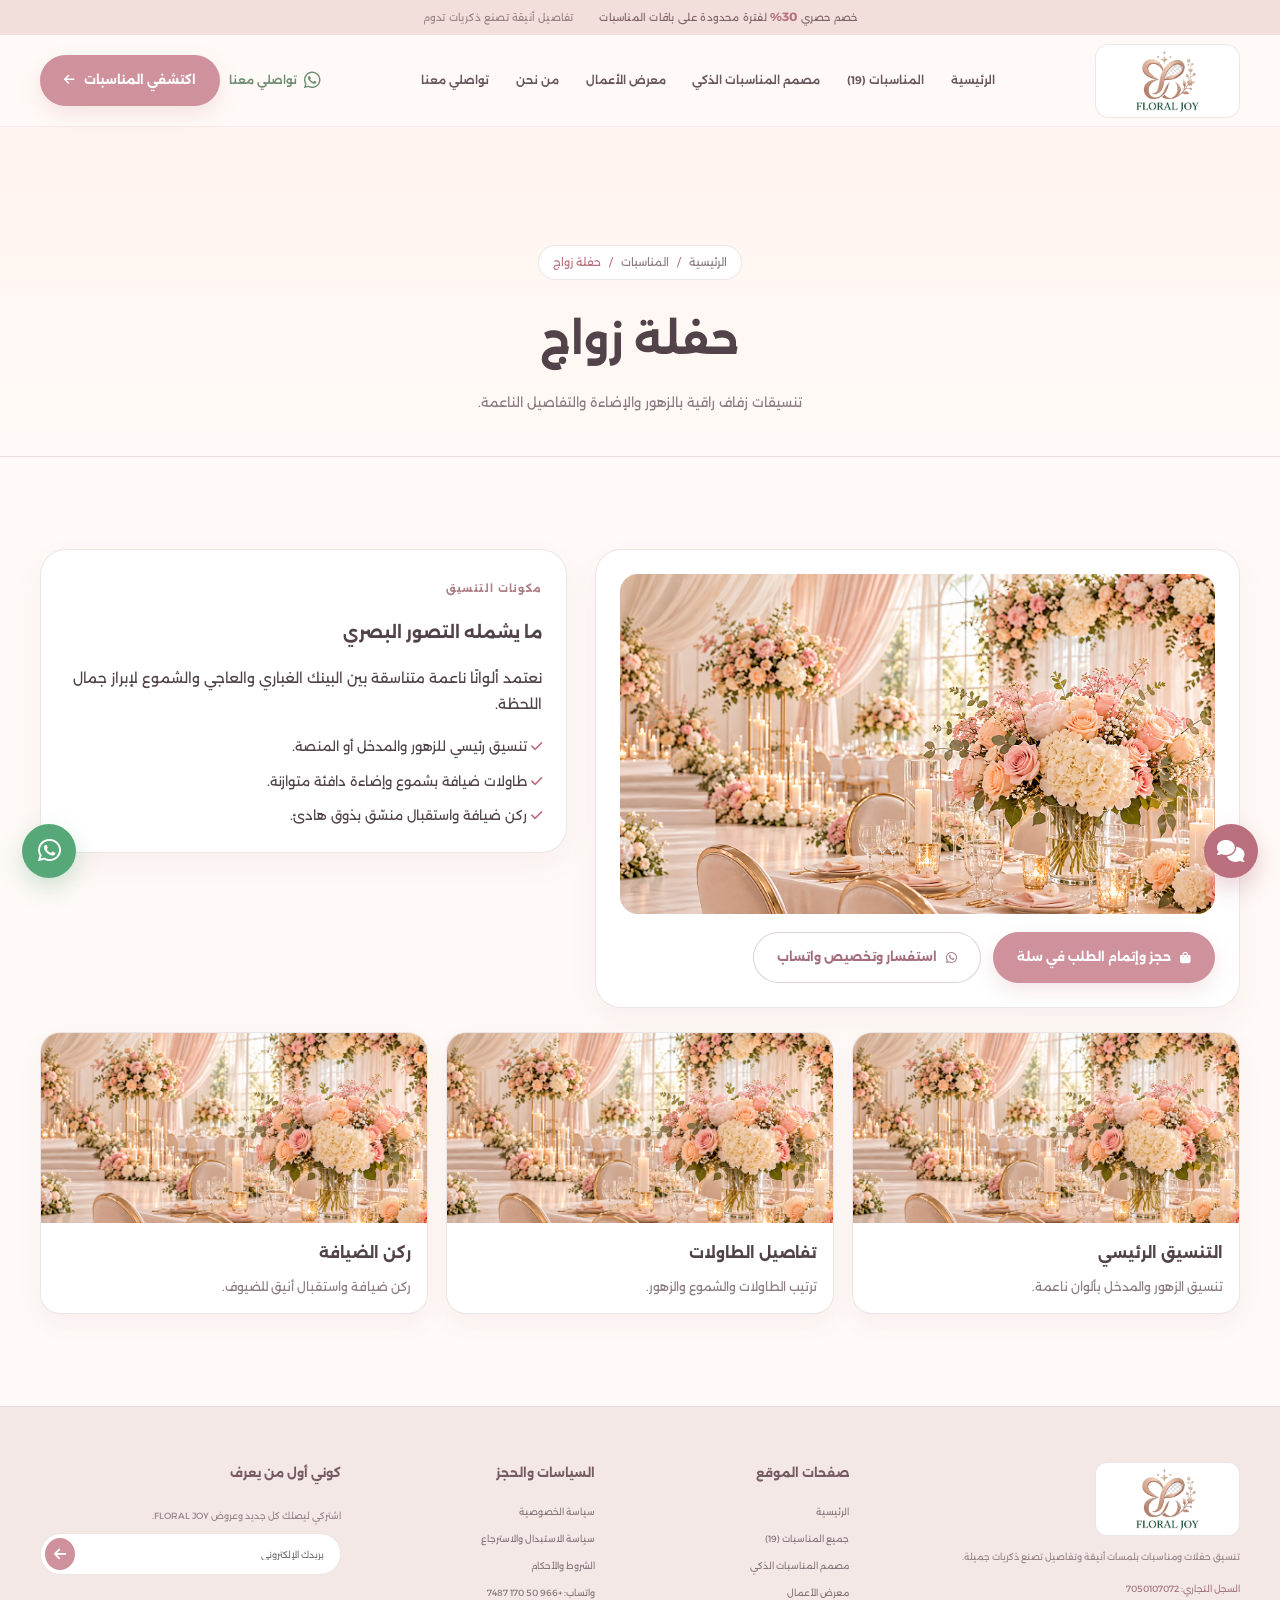
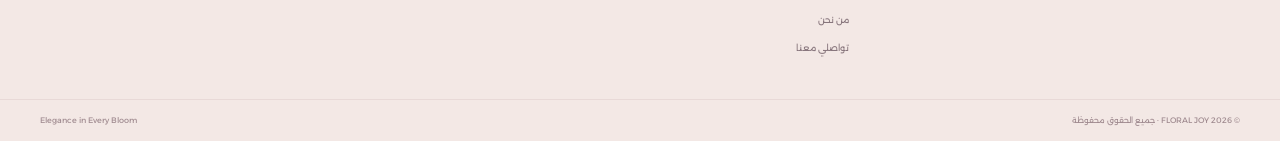
<file: event-details.html>
<!DOCTYPE html>
<html lang="ar" dir="rtl">
<head>
  <meta charset="UTF-8">
  <meta name="viewport" content="width=device-width, initial-scale=1.0">
  <meta name="theme-color" content="#fffaf7">
  <meta name="description" content="تفاصيل المناسبة والطاولات وركن الضيافة والربط مع سلة.">
  <title>تفاصيل المناسبة | FLORAL JOY</title>
  <link rel="preconnect" href="https://fonts.googleapis.com">
  <link rel="preconnect" href="https://fonts.gstatic.com" crossorigin>
  <link href="https://fonts.googleapis.com/css2?family=Alexandria:wght@300;400;500;600;700;800&family=DM+Sans:wght@400;500;600;700&display=swap" rel="stylesheet">
  <link rel="stylesheet" href="https://cdnjs.cloudflare.com/ajax/libs/font-awesome/6.5.1/css/all.min.css">
  <link rel="stylesheet" href="css/style.css?v=20261121">
</head>
<body>
  <div class="promo-bar">
    <span>خصم حصري <strong>30%</strong> لفترة محدودة على باقات المناسبات</span>
    <span class="promo-note">تفاصيل أنيقة تصنع ذكريات تدوم</span>
  </div>
  <header class="site-header" id="top">
    <div class="container header-inner">
      <button class="menu-toggle" id="menuToggle" aria-label="فتح القائمة" aria-expanded="false">
        <i class="fa-solid fa-bars"></i>
      </button>
      <a class="brand-logo" href="index.html" aria-label="FLORAL JOY الرئيسية">
        <img src="images/logo.png" alt="شعار FLORAL JOY">
      </a>
      <nav class="nav-links" id="navLinks" aria-label="القائمة الرئيسية">
        <a href="index.html">الرئيسية</a>
        <a href="events.html">المناسبات (19)</a>
        <a href="ai-planner.html">مصمم المناسبات الذكي</a>
        <a href="portfolio.html">معرض الأعمال</a>
        <a href="about.html">من نحن</a>
        <a href="contact.html">تواصلي معنا</a>
      </nav>
      <div class="header-actions">
        <a class="header-whatsapp" href="https://wa.me/966501707487" target="_blank" rel="noopener noreferrer">
          <i class="fa-brands fa-whatsapp"></i>
          <span>تواصلي معنا</span>
        </a>
        <a class="btn btn-primary header-cta" href="events.html">
          اكتشفي المناسبات <i class="fa-solid fa-arrow-left"></i>
        </a>
      </div>
    </div>
  </header>

  <main>
    <section class="page-banner">
      <div class="container">
        <div class="breadcrumb-bar"><a href="index.html">الرئيسية</a> <span>/</span> <a href="events.html">المناسبات</a> <span>/</span> <span id="detailCrumb">التفاصيل</span></div>
        <h1 id="detailTitle">تنسيق المناسبة</h1>
        <p id="detailDesc">تفاصيل التنسيق والزهور والطاولات وركن الضيافة.</p>
      </div>
    </section>
    <section class="section">
      <div class="container">
        <div class="details-layout">
          <div class="details-card">
            <img id="detailMainImg" src="images/hero-floral-joy.png" alt="تنسيق المناسبة" class="details-hero-img">
            <div style="display:flex;gap:12px;flex-wrap:wrap;">
              <a href="#" id="detailSallaLink" target="_blank" rel="noopener noreferrer" class="btn btn-primary">
                <i class="fa-solid fa-bag-shopping"></i> حجز وإتمام الطلب في سلة
              </a>
              <a href="#" id="detailWaLink" target="_blank" rel="noopener noreferrer" class="btn btn-outline">
                <i class="fa-brands fa-whatsapp"></i> استفسار وتخصيص واتساب
              </a>
            </div>
          </div>
          <div class="info-box">
            <span class="section-kicker">مكونات التنسيق</span>
            <h3>ما يشمله التصور البصري</h3>
            <p>نعتمد ألوانًا ناعمة متناسقة بين البينك الغباري والعاجي والشموع لإبراز جمال اللحظة.</p>
            <ul style="list-style:none;padding:0;margin:16px 0 0;display:grid;gap:10px;font-size:13px;">
              <li><i class="fa-solid fa-check" style="color:var(--rose-deep)"></i> تنسيق رئيسي للزهور والمدخل أو المنصة.</li>
              <li><i class="fa-solid fa-check" style="color:var(--rose-deep)"></i> طاولات ضيافة بشموع وإضاءة دافئة متوازنة.</li>
              <li><i class="fa-solid fa-check" style="color:var(--rose-deep)"></i> ركن ضيافة واستقبال منسّق بذوق هادئ.</li>
            </ul>
          </div>
        </div>

        <div class="zones-three-grid" id="detailZonesGrid"></div>
      </div>
    </section>
  </main>

  <footer class="site-footer">
    <div class="container footer-grid">
      <div class="footer-brand">
        <img src="images/logo.png" alt="شعار FLORAL JOY">
        <p>تنسيق حفلات ومناسبات بلمسات أنيقة وتفاصيل تصنع ذكريات جميلة.</p>
        <span class="cr-badge">السجل التجاري: 7050107072</span>
      </div>
      <div>
        <h3>صفحات الموقع</h3>
        <a href="index.html">الرئيسية</a>
        <a href="events.html">جميع المناسبات (19)</a>
        <a href="ai-planner.html">مصمم المناسبات الذكي</a>
        <a href="portfolio.html">معرض الأعمال</a>
        <a href="about.html">من نحن</a>
        <a href="contact.html">تواصلي معنا</a>
      </div>
      <div>
        <h3>السياسات والحجز</h3>
        <a href="privacy-policy.html">سياسة الخصوصية</a>
        <a href="refund-policy.html">سياسة الاستبدال والاسترجاع</a>
        <a href="terms.html">الشروط والأحكام</a>
        <a href="https://wa.me/966501707487" target="_blank" rel="noopener noreferrer">واتساب: +966 50 170 7487</a>
      </div>
      <div class="footer-news">
        <h3>كوني أول من يعرف</h3>
        <p>اشتركي ليصلك كل جديد وعروض FLORAL JOY.</p>
        <form id="newsletterForm">
          <input type="email" id="newsletterEmail" placeholder="بريدك الإلكتروني" required>
          <button type="submit" aria-label="اشتراك"><i class="fa-solid fa-arrow-left"></i></button>
        </form>
        <small id="newsletterMessage" aria-live="polite"></small>
      </div>
    </div>
    <div class="footer-bottom">
      <div class="container">
        <span>© <span id="yearNow"></span> FLORAL JOY · جميع الحقوق محفوظة</span>
        <span>Elegance in Every Bloom</span>
      </div>
    </div>
  </footer>

  <div class="fj-modal-backdrop" id="fjOccasionModal" aria-hidden="true" role="dialog" aria-modal="true" aria-labelledby="fjModalTitle">
    <div class="fj-modal-dialog">
      <button type="button" class="fj-modal-close" id="fjModalClose" aria-label="إغلاق النافذة">
        <i class="fa-solid fa-xmark"></i>
      </button>
      <div class="fj-modal-head">
        <span class="fj-modal-badge" id="fjModalBadge">FLORAL JOY · COLLECTION</span>
        <h2 id="fjModalTitle">اسم المناسبة</h2>
        <p id="fjModalDesc">تفاصيل التنسيق والزهور والطاولات.</p>
      </div>
      <div class="fj-modal-tabs" role="tablist">
        <button type="button" class="fj-tab-btn is-active" data-zone="all">عرض الكل (3 أقسام)</button>
        <button type="button" class="fj-tab-btn" data-zone="main">التنسيق الرئيسي</button>
        <button type="button" class="fj-tab-btn" data-zone="tables">تفاصيل الطاولات</button>
        <button type="button" class="fj-tab-btn" data-zone="hospitality">ركن الضيافة</button>
      </div>
      <div class="fj-modal-grid" id="fjModalGrid"></div>
      <div class="fj-modal-footer">
        <span class="fj-salla-status">الحجز النهائي والدفع الآمن يتم عبر متجر FLORAL JOY في سلة</span>
        <div class="fj-modal-footer-btns">
          <a href="event-details.html" id="fjModalDetailsBtn" class="btn btn-outline">
            <i class="fa-solid fa-file-lines"></i>
            <span>صفحة التفاصيل الكاملة</span>
          </a>
          <a href="#events-catalog" id="fjModalSallaBtn" target="_blank" rel="noopener noreferrer" class="btn btn-primary">
            <i class="fa-solid fa-bag-shopping"></i>
            <span>زيارة تصنيف المناسبة في سلة</span>
          </a>
        </div>
      </div>
    </div>
  </div>

  <button type="button" class="fj-chat-fab" id="fjChatToggle" aria-label="مساعد FLORAL JOY">
    <i class="fa-solid fa-comments"></i>
  </button>
  <aside class="fj-chat-box" id="fjChatBox" aria-label="محادثة مساعدة">
    <div class="fj-chat-head">
      <strong>مساعد FLORAL JOY الذكي ✿</strong>
      <button type="button" id="fjChatClose" aria-label="إغلاق المحادثة"><i class="fa-solid fa-xmark"></i></button>
    </div>
    <div class="fj-chat-msgs" id="fjChatMsgs">
      <div class="fj-msg bot">أهلاً بكِ في FLORAL JOY! كيف يمكنني مساعدتكِ في تنسيق مناسبتكِ أو الحجز عبر سلة؟</div>
    </div>
    <div class="fj-chat-quick">
      <button type="button" data-q="كيف يتم الحجز والدفع في سلة؟">الحجز والدفع في سلة</button>
      <button type="button" data-q="ما هي تفاصيل خصم 30%؟">تفاصيل خصم 30%</button>
      <button type="button" data-q="أريد التواصل واتساب">تواصل واتساب</button>
    </div>
    <form class="fj-chat-form" id="fjChatForm">
      <input type="text" id="fjChatInput" placeholder="اكتبي سؤالكِ هنا..." required>
      <button type="submit" aria-label="إرسال"><i class="fa-solid fa-paper-plane"></i></button>
    </form>
  </aside>

  <a class="whatsapp-float" href="https://wa.me/966501707487" target="_blank" rel="noopener noreferrer" aria-label="تواصل عبر واتساب">
    <i class="fa-brands fa-whatsapp"></i>
  </a>
  <button class="back-top" id="backTop" aria-label="العودة إلى أعلى">
    <i class="fa-solid fa-arrow-up"></i>
  </button>
  <div class="toast" id="toast" role="status" aria-live="polite"></div>

  <script src="js/data.js?v=20261121"></script>
  <script src="js/script.js?v=20261121"></script>
</body>
</html>
</file>
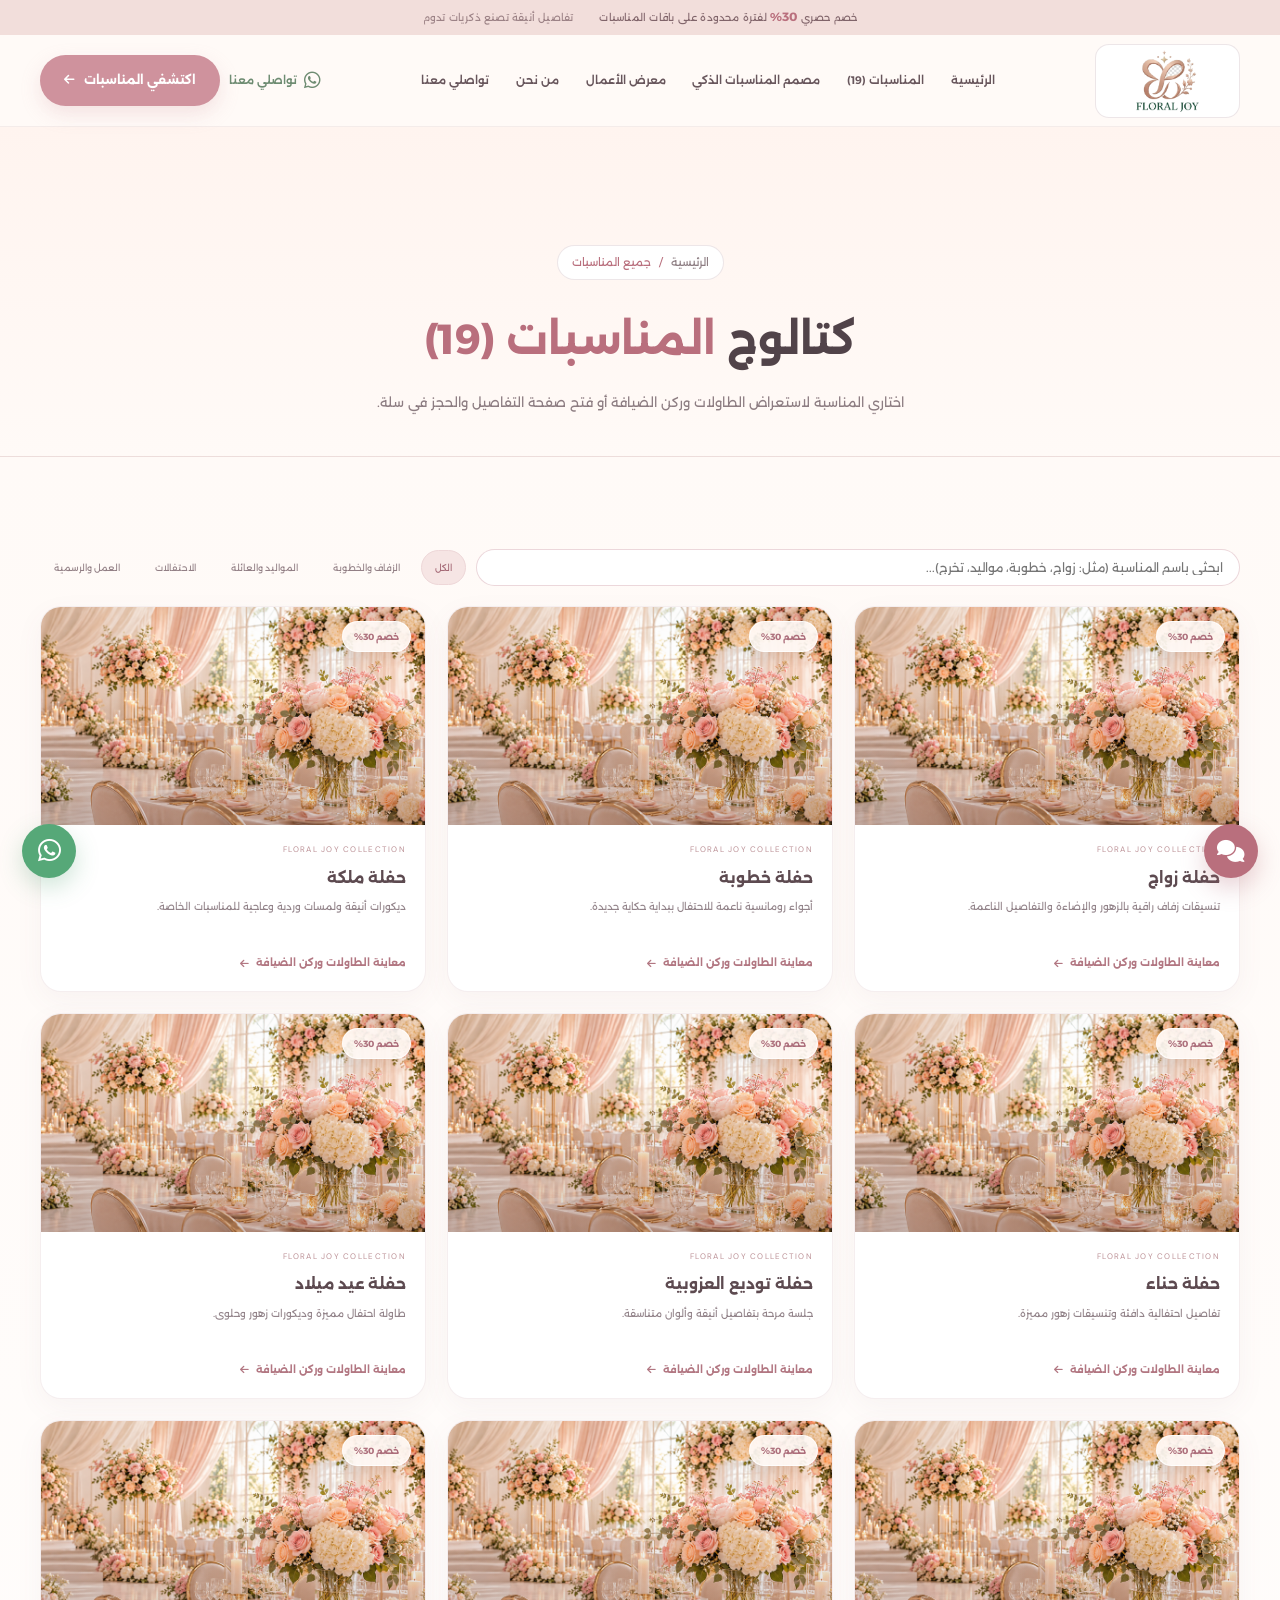
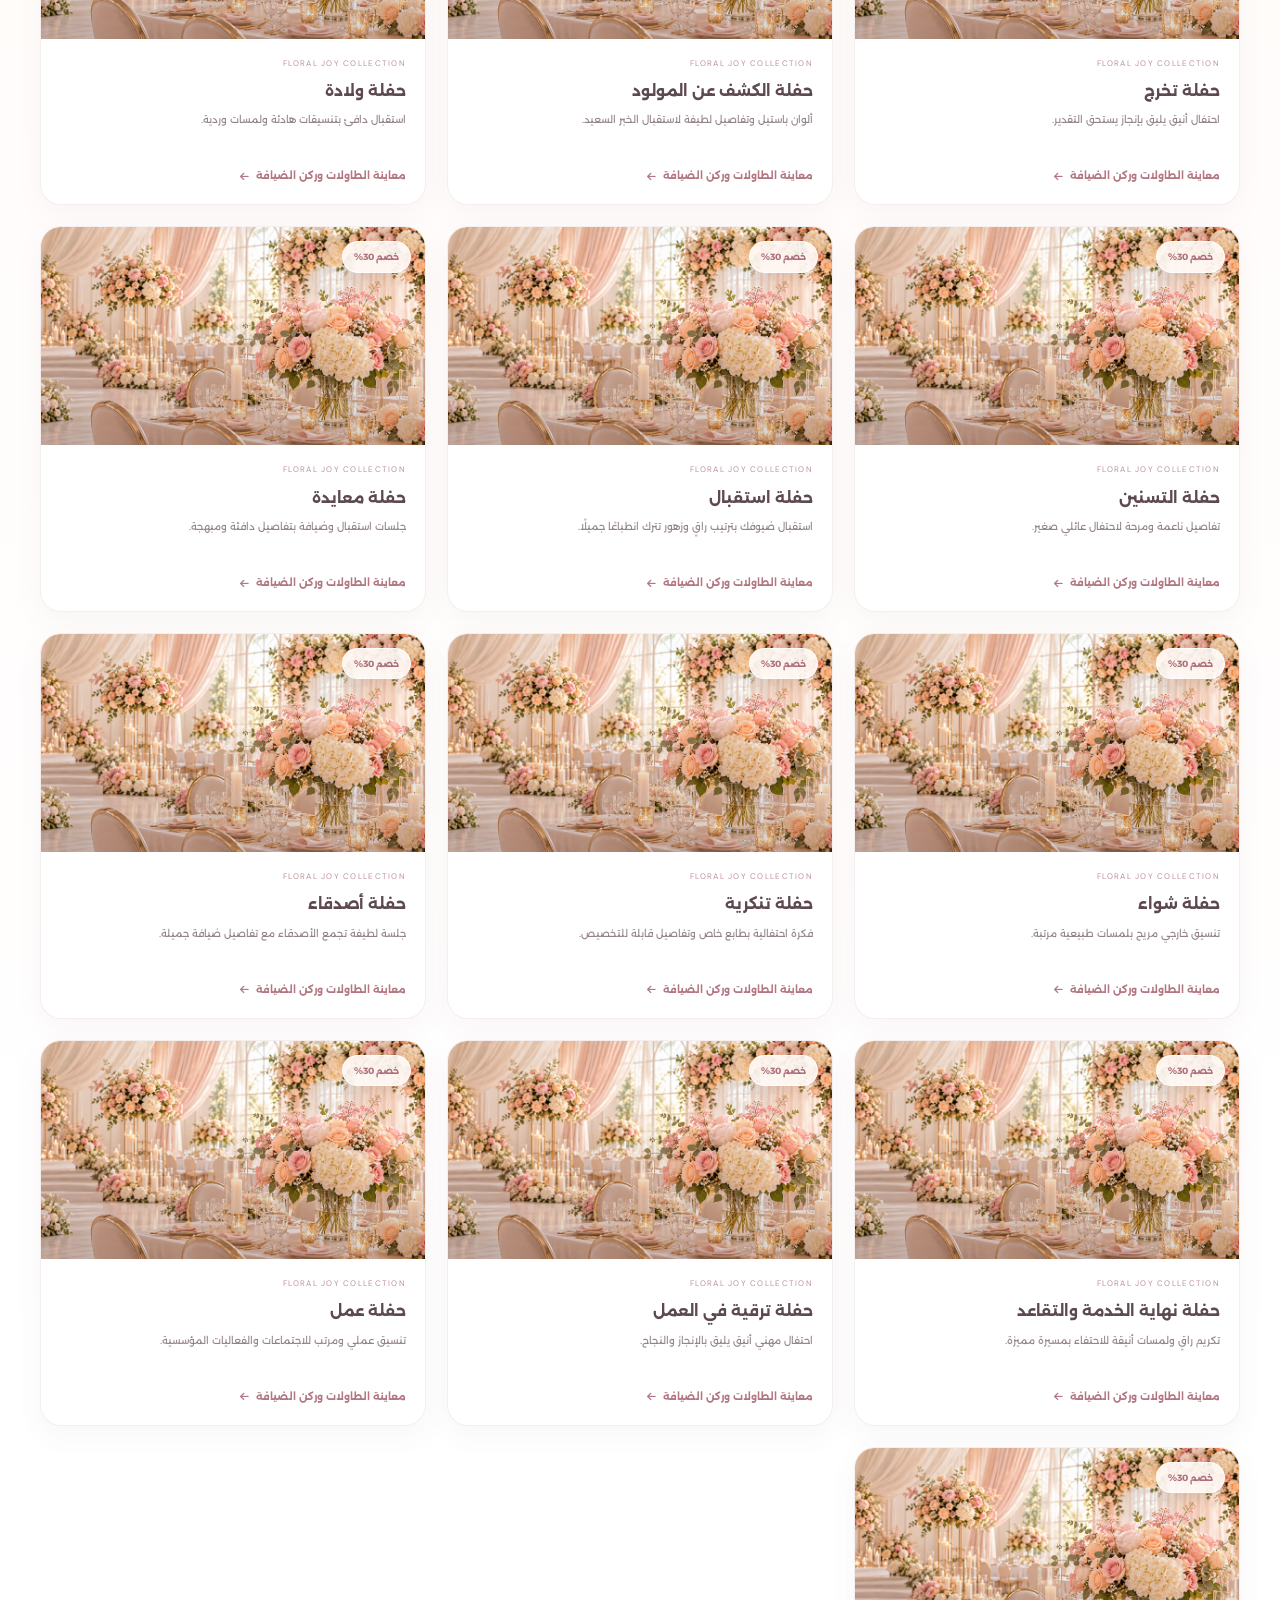
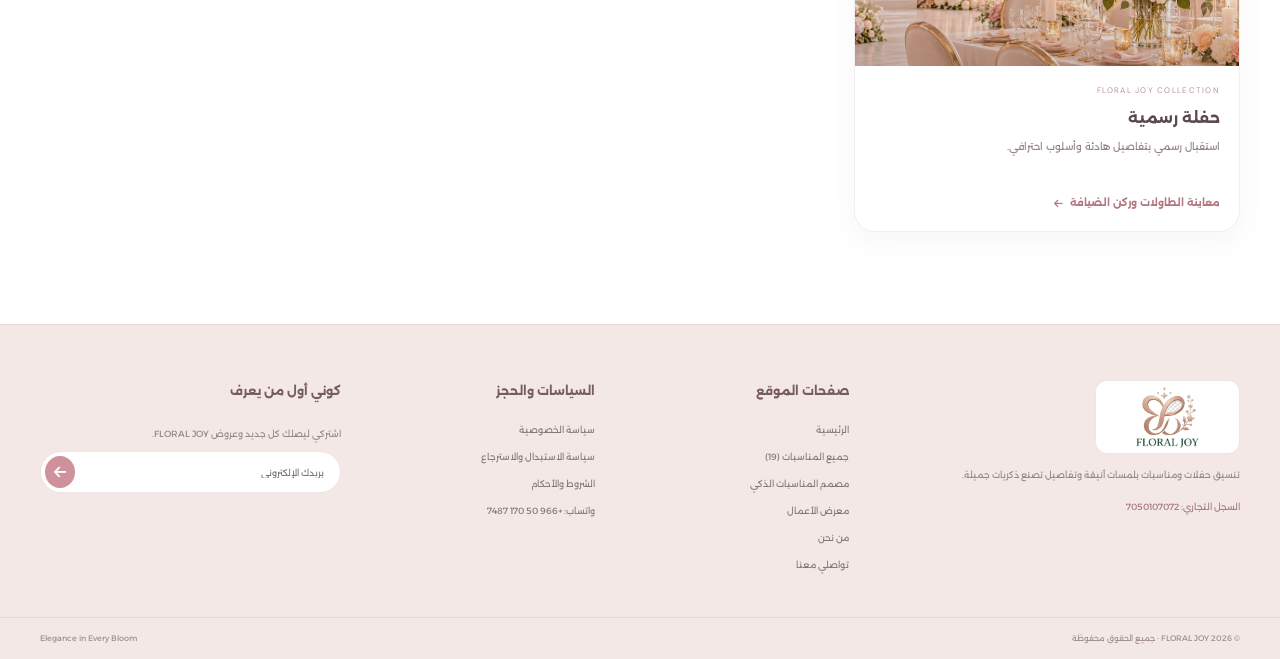
<file: events.html>
<!DOCTYPE html>
<html lang="ar" dir="rtl">
<head>
  <meta charset="UTF-8">
  <meta name="viewport" content="width=device-width, initial-scale=1.0">
  <meta name="theme-color" content="#fffaf7">
  <meta name="description" content="تصفحي جميع المناسبات الـ 19 في FLORAL JOY.">
  <title>جميع المناسبات (19) | FLORAL JOY</title>
  <link rel="preconnect" href="https://fonts.googleapis.com">
  <link rel="preconnect" href="https://fonts.gstatic.com" crossorigin>
  <link href="https://fonts.googleapis.com/css2?family=Alexandria:wght@300;400;500;600;700;800&family=DM+Sans:wght@400;500;600;700&display=swap" rel="stylesheet">
  <link rel="stylesheet" href="https://cdnjs.cloudflare.com/ajax/libs/font-awesome/6.5.1/css/all.min.css">
  <link rel="stylesheet" href="css/style.css?v=20261121">
</head>
<body>
  <div class="promo-bar">
    <span>خصم حصري <strong>30%</strong> لفترة محدودة على باقات المناسبات</span>
    <span class="promo-note">تفاصيل أنيقة تصنع ذكريات تدوم</span>
  </div>
  <header class="site-header" id="top">
    <div class="container header-inner">
      <button class="menu-toggle" id="menuToggle" aria-label="فتح القائمة" aria-expanded="false">
        <i class="fa-solid fa-bars"></i>
      </button>
      <a class="brand-logo" href="index.html" aria-label="FLORAL JOY الرئيسية">
        <img src="images/logo.png" alt="شعار FLORAL JOY">
      </a>
      <nav class="nav-links" id="navLinks" aria-label="القائمة الرئيسية">
        <a href="index.html">الرئيسية</a>
        <a href="events.html">المناسبات (19)</a>
        <a href="ai-planner.html">مصمم المناسبات الذكي</a>
        <a href="portfolio.html">معرض الأعمال</a>
        <a href="about.html">من نحن</a>
        <a href="contact.html">تواصلي معنا</a>
      </nav>
      <div class="header-actions">
        <a class="header-whatsapp" href="https://wa.me/966501707487" target="_blank" rel="noopener noreferrer">
          <i class="fa-brands fa-whatsapp"></i>
          <span>تواصلي معنا</span>
        </a>
        <a class="btn btn-primary header-cta" href="events.html">
          اكتشفي المناسبات <i class="fa-solid fa-arrow-left"></i>
        </a>
      </div>
    </div>
  </header>

  <main>
    <section class="page-banner">
      <div class="container">
        <div class="breadcrumb-bar"><a href="index.html">الرئيسية</a> <span>/</span> <span>جميع المناسبات</span></div>
        <h1>كتالوج <em>المناسبات (19)</em></h1>
        <p>اختاري المناسبة لاستعراض الطاولات وركن الضيافة أو فتح صفحة التفاصيل والحجز في سلة.</p>
      </div>
    </section>
    <section class="section events-section">
      <div class="container">
        <div class="search-filter-box">
          <input type="search" id="eventSearchInput" class="search-input" placeholder="ابحثي باسم المناسبة (مثل: زواج، خطوبة، مواليد، تخرج)...">
          <div class="catalog-filters">
            <button class="filter-btn active" data-filter="all">الكل</button>
            <button class="filter-btn" data-filter="wedding">الزفاف والخطوبة</button>
            <button class="filter-btn" data-filter="family">المواليد والعائلة</button>
            <button class="filter-btn" data-filter="celebration">الاحتفالات</button>
            <button class="filter-btn" data-filter="corporate">العمل والرسمية</button>
          </div>
        </div>
        <div class="events-grid" id="eventsGrid"></div>
      </div>
    </section>
  </main>

  <footer class="site-footer">
    <div class="container footer-grid">
      <div class="footer-brand">
        <img src="images/logo.png" alt="شعار FLORAL JOY">
        <p>تنسيق حفلات ومناسبات بلمسات أنيقة وتفاصيل تصنع ذكريات جميلة.</p>
        <span class="cr-badge">السجل التجاري: 7050107072</span>
      </div>
      <div>
        <h3>صفحات الموقع</h3>
        <a href="index.html">الرئيسية</a>
        <a href="events.html">جميع المناسبات (19)</a>
        <a href="ai-planner.html">مصمم المناسبات الذكي</a>
        <a href="portfolio.html">معرض الأعمال</a>
        <a href="about.html">من نحن</a>
        <a href="contact.html">تواصلي معنا</a>
      </div>
      <div>
        <h3>السياسات والحجز</h3>
        <a href="privacy-policy.html">سياسة الخصوصية</a>
        <a href="refund-policy.html">سياسة الاستبدال والاسترجاع</a>
        <a href="terms.html">الشروط والأحكام</a>
        <a href="https://wa.me/966501707487" target="_blank" rel="noopener noreferrer">واتساب: +966 50 170 7487</a>
      </div>
      <div class="footer-news">
        <h3>كوني أول من يعرف</h3>
        <p>اشتركي ليصلك كل جديد وعروض FLORAL JOY.</p>
        <form id="newsletterForm">
          <input type="email" id="newsletterEmail" placeholder="بريدك الإلكتروني" required>
          <button type="submit" aria-label="اشتراك"><i class="fa-solid fa-arrow-left"></i></button>
        </form>
        <small id="newsletterMessage" aria-live="polite"></small>
      </div>
    </div>
    <div class="footer-bottom">
      <div class="container">
        <span>© <span id="yearNow"></span> FLORAL JOY · جميع الحقوق محفوظة</span>
        <span>Elegance in Every Bloom</span>
      </div>
    </div>
  </footer>

  <div class="fj-modal-backdrop" id="fjOccasionModal" aria-hidden="true" role="dialog" aria-modal="true" aria-labelledby="fjModalTitle">
    <div class="fj-modal-dialog">
      <button type="button" class="fj-modal-close" id="fjModalClose" aria-label="إغلاق النافذة">
        <i class="fa-solid fa-xmark"></i>
      </button>
      <div class="fj-modal-head">
        <span class="fj-modal-badge" id="fjModalBadge">FLORAL JOY · COLLECTION</span>
        <h2 id="fjModalTitle">اسم المناسبة</h2>
        <p id="fjModalDesc">تفاصيل التنسيق والزهور والطاولات.</p>
      </div>
      <div class="fj-modal-tabs" role="tablist">
        <button type="button" class="fj-tab-btn is-active" data-zone="all">عرض الكل (3 أقسام)</button>
        <button type="button" class="fj-tab-btn" data-zone="main">التنسيق الرئيسي</button>
        <button type="button" class="fj-tab-btn" data-zone="tables">تفاصيل الطاولات</button>
        <button type="button" class="fj-tab-btn" data-zone="hospitality">ركن الضيافة</button>
      </div>
      <div class="fj-modal-grid" id="fjModalGrid"></div>
      <div class="fj-modal-footer">
        <span class="fj-salla-status">الحجز النهائي والدفع الآمن يتم عبر متجر FLORAL JOY في سلة</span>
        <div class="fj-modal-footer-btns">
          <a href="event-details.html" id="fjModalDetailsBtn" class="btn btn-outline">
            <i class="fa-solid fa-file-lines"></i>
            <span>صفحة التفاصيل الكاملة</span>
          </a>
          <a href="#events-catalog" id="fjModalSallaBtn" target="_blank" rel="noopener noreferrer" class="btn btn-primary">
            <i class="fa-solid fa-bag-shopping"></i>
            <span>زيارة تصنيف المناسبة في سلة</span>
          </a>
        </div>
      </div>
    </div>
  </div>

  <button type="button" class="fj-chat-fab" id="fjChatToggle" aria-label="مساعد FLORAL JOY">
    <i class="fa-solid fa-comments"></i>
  </button>
  <aside class="fj-chat-box" id="fjChatBox" aria-label="محادثة مساعدة">
    <div class="fj-chat-head">
      <strong>مساعد FLORAL JOY الذكي ✿</strong>
      <button type="button" id="fjChatClose" aria-label="إغلاق المحادثة"><i class="fa-solid fa-xmark"></i></button>
    </div>
    <div class="fj-chat-msgs" id="fjChatMsgs">
      <div class="fj-msg bot">أهلاً بكِ في FLORAL JOY! كيف يمكنني مساعدتكِ في تنسيق مناسبتكِ أو الحجز عبر سلة؟</div>
    </div>
    <div class="fj-chat-quick">
      <button type="button" data-q="كيف يتم الحجز والدفع في سلة؟">الحجز والدفع في سلة</button>
      <button type="button" data-q="ما هي تفاصيل خصم 30%؟">تفاصيل خصم 30%</button>
      <button type="button" data-q="أريد التواصل واتساب">تواصل واتساب</button>
    </div>
    <form class="fj-chat-form" id="fjChatForm">
      <input type="text" id="fjChatInput" placeholder="اكتبي سؤالكِ هنا..." required>
      <button type="submit" aria-label="إرسال"><i class="fa-solid fa-paper-plane"></i></button>
    </form>
  </aside>

  <a class="whatsapp-float" href="https://wa.me/966501707487" target="_blank" rel="noopener noreferrer" aria-label="تواصل عبر واتساب">
    <i class="fa-brands fa-whatsapp"></i>
  </a>
  <button class="back-top" id="backTop" aria-label="العودة إلى أعلى">
    <i class="fa-solid fa-arrow-up"></i>
  </button>
  <div class="toast" id="toast" role="status" aria-live="polite"></div>

  <script src="js/data.js?v=20261121"></script>
  <script src="js/script.js?v=20261121"></script>
</body>
</html>
</file>
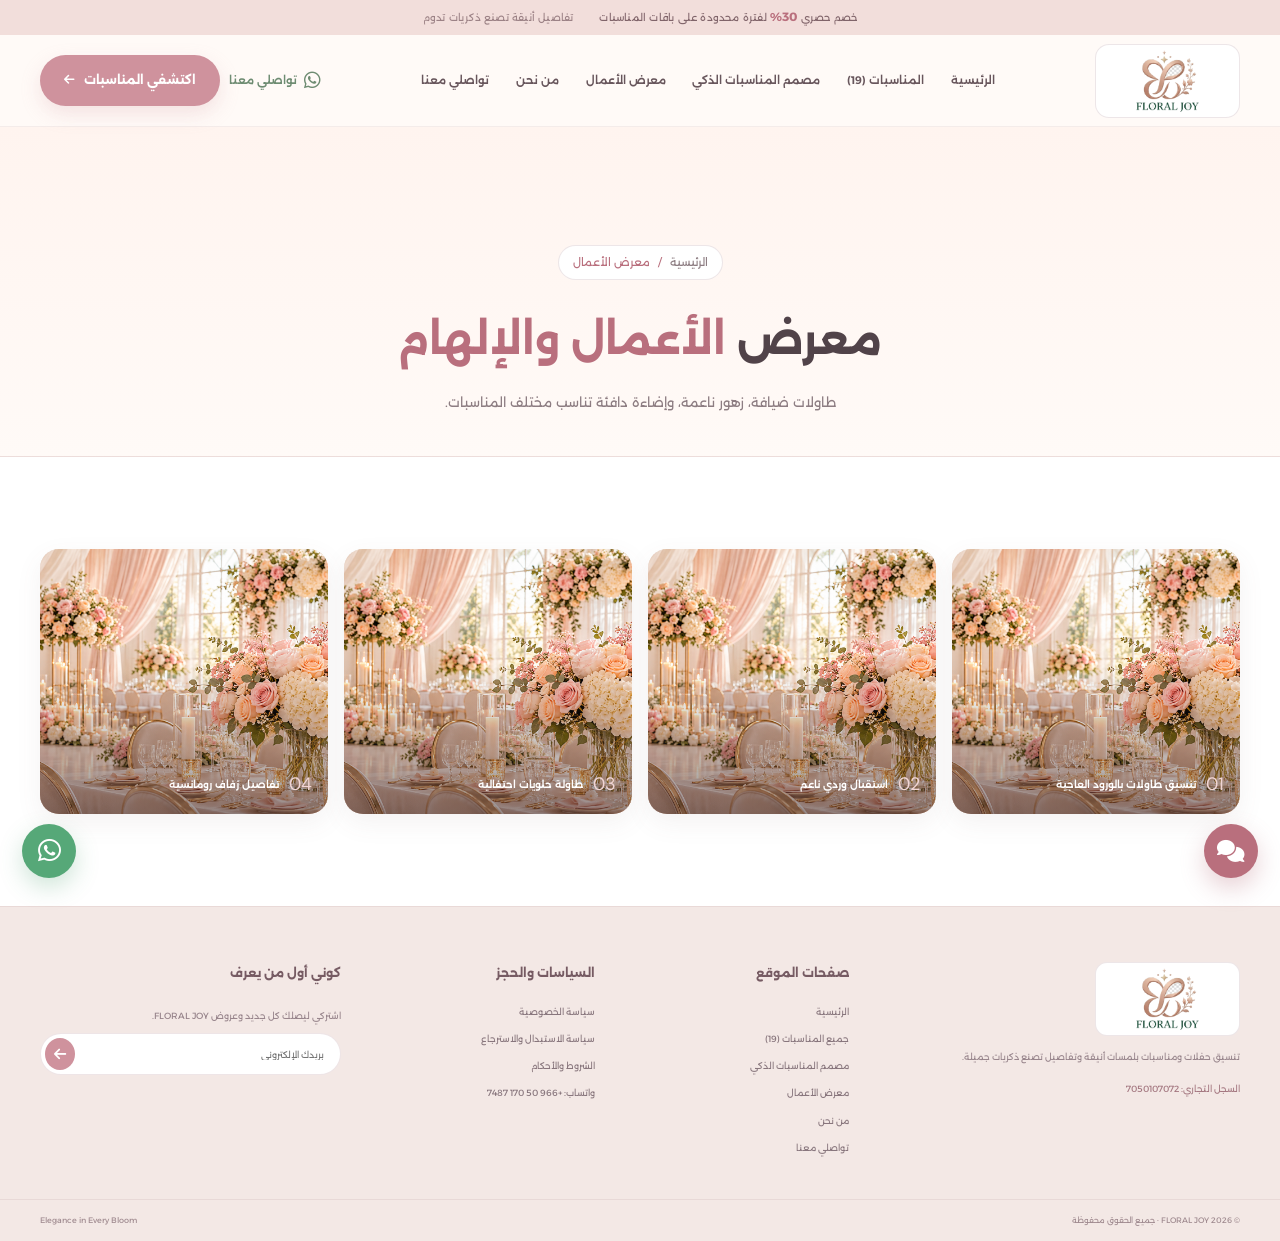
<file: portfolio.html>
<!DOCTYPE html>
<html lang="ar" dir="rtl">
<head>
  <meta charset="UTF-8">
  <meta name="viewport" content="width=device-width, initial-scale=1.0">
  <meta name="theme-color" content="#fffaf7">
  <meta name="description" content="معرض أعمال وإلهام تنسيق الحفلات.">
  <title>معرض الأعمال والإلهام | FLORAL JOY</title>
  <link rel="preconnect" href="https://fonts.googleapis.com">
  <link rel="preconnect" href="https://fonts.gstatic.com" crossorigin>
  <link href="https://fonts.googleapis.com/css2?family=Alexandria:wght@300;400;500;600;700;800&family=DM+Sans:wght@400;500;600;700&display=swap" rel="stylesheet">
  <link rel="stylesheet" href="https://cdnjs.cloudflare.com/ajax/libs/font-awesome/6.5.1/css/all.min.css">
  <link rel="stylesheet" href="css/style.css?v=20261121">
</head>
<body>
  <div class="promo-bar">
    <span>خصم حصري <strong>30%</strong> لفترة محدودة على باقات المناسبات</span>
    <span class="promo-note">تفاصيل أنيقة تصنع ذكريات تدوم</span>
  </div>
  <header class="site-header" id="top">
    <div class="container header-inner">
      <button class="menu-toggle" id="menuToggle" aria-label="فتح القائمة" aria-expanded="false">
        <i class="fa-solid fa-bars"></i>
      </button>
      <a class="brand-logo" href="index.html" aria-label="FLORAL JOY الرئيسية">
        <img src="images/logo.png" alt="شعار FLORAL JOY">
      </a>
      <nav class="nav-links" id="navLinks" aria-label="القائمة الرئيسية">
        <a href="index.html">الرئيسية</a>
        <a href="events.html">المناسبات (19)</a>
        <a href="ai-planner.html">مصمم المناسبات الذكي</a>
        <a href="portfolio.html">معرض الأعمال</a>
        <a href="about.html">من نحن</a>
        <a href="contact.html">تواصلي معنا</a>
      </nav>
      <div class="header-actions">
        <a class="header-whatsapp" href="https://wa.me/966501707487" target="_blank" rel="noopener noreferrer">
          <i class="fa-brands fa-whatsapp"></i>
          <span>تواصلي معنا</span>
        </a>
        <a class="btn btn-primary header-cta" href="events.html">
          اكتشفي المناسبات <i class="fa-solid fa-arrow-left"></i>
        </a>
      </div>
    </div>
  </header>

  <main>
    <section class="page-banner">
      <div class="container">
        <div class="breadcrumb-bar"><a href="index.html">الرئيسية</a> <span>/</span> <span>معرض الأعمال</span></div>
        <h1>معرض <em>الأعمال والإلهام</em></h1>
        <p>طاولات ضيافة، زهور ناعمة، وإضاءة دافئة تناسب مختلف المناسبات.</p>
      </div>
    </section>
    <section class="portfolio-section section" id="portfolio">
      <div class="container">
        <div class="portfolio-grid" id="portfolioGrid"></div>
      </div>
    </section>
  </main>

  <footer class="site-footer">
    <div class="container footer-grid">
      <div class="footer-brand">
        <img src="images/logo.png" alt="شعار FLORAL JOY">
        <p>تنسيق حفلات ومناسبات بلمسات أنيقة وتفاصيل تصنع ذكريات جميلة.</p>
        <span class="cr-badge">السجل التجاري: 7050107072</span>
      </div>
      <div>
        <h3>صفحات الموقع</h3>
        <a href="index.html">الرئيسية</a>
        <a href="events.html">جميع المناسبات (19)</a>
        <a href="ai-planner.html">مصمم المناسبات الذكي</a>
        <a href="portfolio.html">معرض الأعمال</a>
        <a href="about.html">من نحن</a>
        <a href="contact.html">تواصلي معنا</a>
      </div>
      <div>
        <h3>السياسات والحجز</h3>
        <a href="privacy-policy.html">سياسة الخصوصية</a>
        <a href="refund-policy.html">سياسة الاستبدال والاسترجاع</a>
        <a href="terms.html">الشروط والأحكام</a>
        <a href="https://wa.me/966501707487" target="_blank" rel="noopener noreferrer">واتساب: +966 50 170 7487</a>
      </div>
      <div class="footer-news">
        <h3>كوني أول من يعرف</h3>
        <p>اشتركي ليصلك كل جديد وعروض FLORAL JOY.</p>
        <form id="newsletterForm">
          <input type="email" id="newsletterEmail" placeholder="بريدك الإلكتروني" required>
          <button type="submit" aria-label="اشتراك"><i class="fa-solid fa-arrow-left"></i></button>
        </form>
        <small id="newsletterMessage" aria-live="polite"></small>
      </div>
    </div>
    <div class="footer-bottom">
      <div class="container">
        <span>© <span id="yearNow"></span> FLORAL JOY · جميع الحقوق محفوظة</span>
        <span>Elegance in Every Bloom</span>
      </div>
    </div>
  </footer>

  <div class="fj-modal-backdrop" id="fjOccasionModal" aria-hidden="true" role="dialog" aria-modal="true" aria-labelledby="fjModalTitle">
    <div class="fj-modal-dialog">
      <button type="button" class="fj-modal-close" id="fjModalClose" aria-label="إغلاق النافذة">
        <i class="fa-solid fa-xmark"></i>
      </button>
      <div class="fj-modal-head">
        <span class="fj-modal-badge" id="fjModalBadge">FLORAL JOY · COLLECTION</span>
        <h2 id="fjModalTitle">اسم المناسبة</h2>
        <p id="fjModalDesc">تفاصيل التنسيق والزهور والطاولات.</p>
      </div>
      <div class="fj-modal-tabs" role="tablist">
        <button type="button" class="fj-tab-btn is-active" data-zone="all">عرض الكل (3 أقسام)</button>
        <button type="button" class="fj-tab-btn" data-zone="main">التنسيق الرئيسي</button>
        <button type="button" class="fj-tab-btn" data-zone="tables">تفاصيل الطاولات</button>
        <button type="button" class="fj-tab-btn" data-zone="hospitality">ركن الضيافة</button>
      </div>
      <div class="fj-modal-grid" id="fjModalGrid"></div>
      <div class="fj-modal-footer">
        <span class="fj-salla-status">الحجز النهائي والدفع الآمن يتم عبر متجر FLORAL JOY في سلة</span>
        <div class="fj-modal-footer-btns">
          <a href="event-details.html" id="fjModalDetailsBtn" class="btn btn-outline">
            <i class="fa-solid fa-file-lines"></i>
            <span>صفحة التفاصيل الكاملة</span>
          </a>
          <a href="#events-catalog" id="fjModalSallaBtn" target="_blank" rel="noopener noreferrer" class="btn btn-primary">
            <i class="fa-solid fa-bag-shopping"></i>
            <span>زيارة تصنيف المناسبة في سلة</span>
          </a>
        </div>
      </div>
    </div>
  </div>

  <button type="button" class="fj-chat-fab" id="fjChatToggle" aria-label="مساعد FLORAL JOY">
    <i class="fa-solid fa-comments"></i>
  </button>
  <aside class="fj-chat-box" id="fjChatBox" aria-label="محادثة مساعدة">
    <div class="fj-chat-head">
      <strong>مساعد FLORAL JOY الذكي ✿</strong>
      <button type="button" id="fjChatClose" aria-label="إغلاق المحادثة"><i class="fa-solid fa-xmark"></i></button>
    </div>
    <div class="fj-chat-msgs" id="fjChatMsgs">
      <div class="fj-msg bot">أهلاً بكِ في FLORAL JOY! كيف يمكنني مساعدتكِ في تنسيق مناسبتكِ أو الحجز عبر سلة؟</div>
    </div>
    <div class="fj-chat-quick">
      <button type="button" data-q="كيف يتم الحجز والدفع في سلة؟">الحجز والدفع في سلة</button>
      <button type="button" data-q="ما هي تفاصيل خصم 30%؟">تفاصيل خصم 30%</button>
      <button type="button" data-q="أريد التواصل واتساب">تواصل واتساب</button>
    </div>
    <form class="fj-chat-form" id="fjChatForm">
      <input type="text" id="fjChatInput" placeholder="اكتبي سؤالكِ هنا..." required>
      <button type="submit" aria-label="إرسال"><i class="fa-solid fa-paper-plane"></i></button>
    </form>
  </aside>

  <a class="whatsapp-float" href="https://wa.me/966501707487" target="_blank" rel="noopener noreferrer" aria-label="تواصل عبر واتساب">
    <i class="fa-brands fa-whatsapp"></i>
  </a>
  <button class="back-top" id="backTop" aria-label="العودة إلى أعلى">
    <i class="fa-solid fa-arrow-up"></i>
  </button>
  <div class="toast" id="toast" role="status" aria-live="polite"></div>

  <script src="js/data.js?v=20261121"></script>
  <script src="js/script.js?v=20261121"></script>
</body>
</html>
</file>
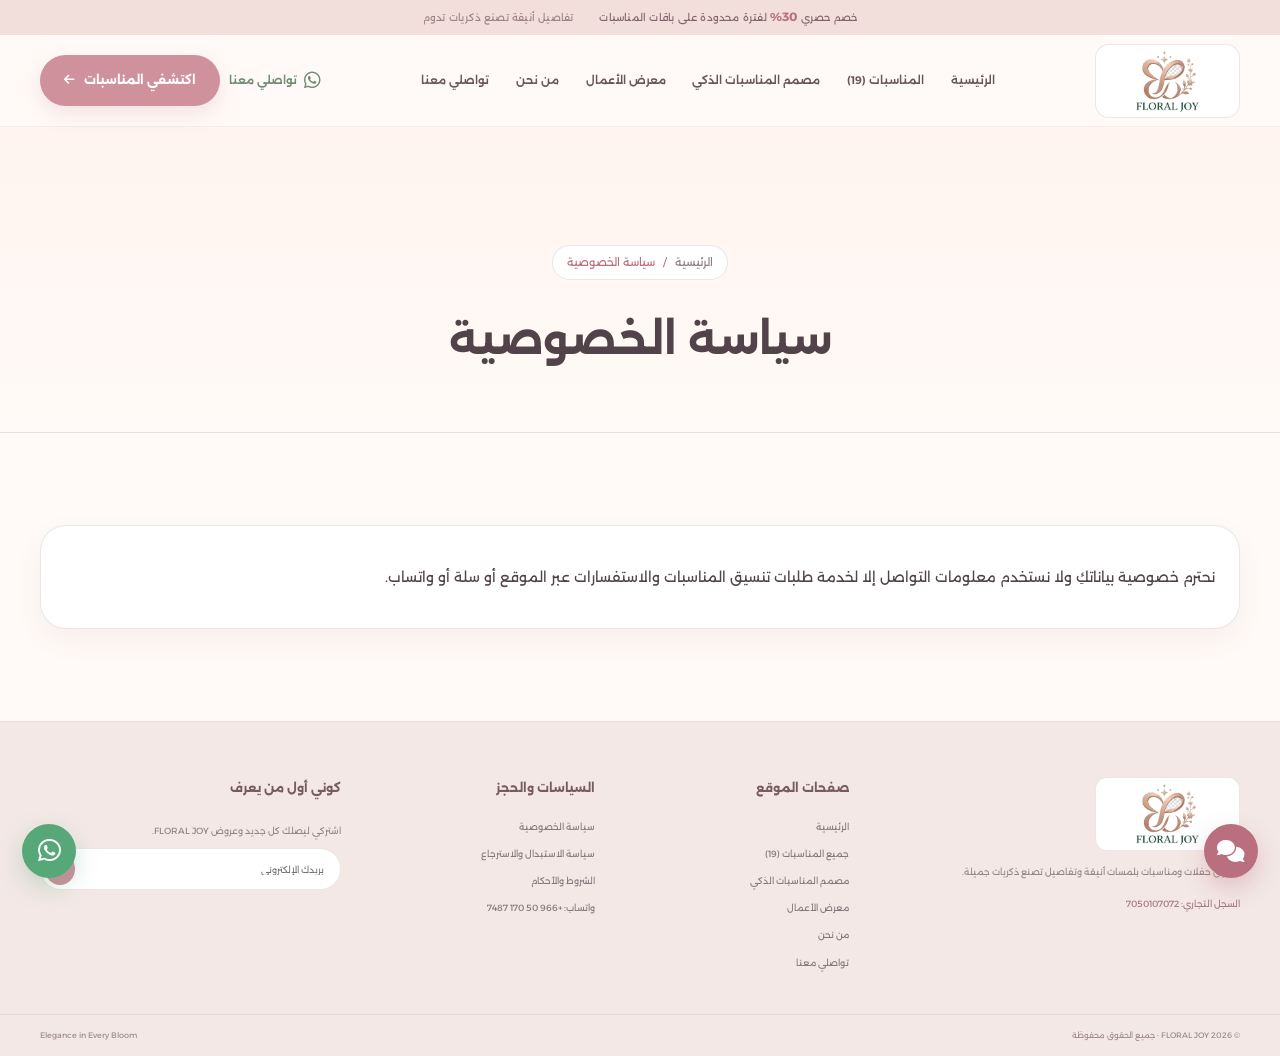
<file: privacy-policy.html>
<!DOCTYPE html>
<html lang="ar" dir="rtl">
<head>
  <meta charset="UTF-8">
  <meta name="viewport" content="width=device-width, initial-scale=1.0">
  <meta name="theme-color" content="#fffaf7">
  <meta name="description" content="سياسة الخصوصية">
  <title>سياسة الخصوصية | FLORAL JOY</title>
  <link rel="preconnect" href="https://fonts.googleapis.com">
  <link rel="preconnect" href="https://fonts.gstatic.com" crossorigin>
  <link href="https://fonts.googleapis.com/css2?family=Alexandria:wght@300;400;500;600;700;800&family=DM+Sans:wght@400;500;600;700&display=swap" rel="stylesheet">
  <link rel="stylesheet" href="https://cdnjs.cloudflare.com/ajax/libs/font-awesome/6.5.1/css/all.min.css">
  <link rel="stylesheet" href="css/style.css?v=20261121">
</head>
<body>
  <div class="promo-bar">
    <span>خصم حصري <strong>30%</strong> لفترة محدودة على باقات المناسبات</span>
    <span class="promo-note">تفاصيل أنيقة تصنع ذكريات تدوم</span>
  </div>
  <header class="site-header" id="top">
    <div class="container header-inner">
      <button class="menu-toggle" id="menuToggle" aria-label="فتح القائمة" aria-expanded="false">
        <i class="fa-solid fa-bars"></i>
      </button>
      <a class="brand-logo" href="index.html" aria-label="FLORAL JOY الرئيسية">
        <img src="images/logo.png" alt="شعار FLORAL JOY">
      </a>
      <nav class="nav-links" id="navLinks" aria-label="القائمة الرئيسية">
        <a href="index.html">الرئيسية</a>
        <a href="events.html">المناسبات (19)</a>
        <a href="ai-planner.html">مصمم المناسبات الذكي</a>
        <a href="portfolio.html">معرض الأعمال</a>
        <a href="about.html">من نحن</a>
        <a href="contact.html">تواصلي معنا</a>
      </nav>
      <div class="header-actions">
        <a class="header-whatsapp" href="https://wa.me/966501707487" target="_blank" rel="noopener noreferrer">
          <i class="fa-brands fa-whatsapp"></i>
          <span>تواصلي معنا</span>
        </a>
        <a class="btn btn-primary header-cta" href="events.html">
          اكتشفي المناسبات <i class="fa-solid fa-arrow-left"></i>
        </a>
      </div>
    </div>
  </header>

    <main>
      <section class="page-banner">
        <div class="container">
          <div class="breadcrumb-bar"><a href="index.html">الرئيسية</a> <span>/</span> <span>سياسة الخصوصية</span></div>
          <h1>سياسة الخصوصية</h1>
        </div>
      </section>
      <section class="section">
        <div class="container">
          <div class="legal-card"><p>نحترم خصوصية بياناتكِ ولا نستخدم معلومات التواصل إلا لخدمة طلبات تنسيق المناسبات والاستفسارات عبر الموقع أو سلة أو واتساب.</p></div>
        </div>
      </section>
    </main>
    
  <footer class="site-footer">
    <div class="container footer-grid">
      <div class="footer-brand">
        <img src="images/logo.png" alt="شعار FLORAL JOY">
        <p>تنسيق حفلات ومناسبات بلمسات أنيقة وتفاصيل تصنع ذكريات جميلة.</p>
        <span class="cr-badge">السجل التجاري: 7050107072</span>
      </div>
      <div>
        <h3>صفحات الموقع</h3>
        <a href="index.html">الرئيسية</a>
        <a href="events.html">جميع المناسبات (19)</a>
        <a href="ai-planner.html">مصمم المناسبات الذكي</a>
        <a href="portfolio.html">معرض الأعمال</a>
        <a href="about.html">من نحن</a>
        <a href="contact.html">تواصلي معنا</a>
      </div>
      <div>
        <h3>السياسات والحجز</h3>
        <a href="privacy-policy.html">سياسة الخصوصية</a>
        <a href="refund-policy.html">سياسة الاستبدال والاسترجاع</a>
        <a href="terms.html">الشروط والأحكام</a>
        <a href="https://wa.me/966501707487" target="_blank" rel="noopener noreferrer">واتساب: +966 50 170 7487</a>
      </div>
      <div class="footer-news">
        <h3>كوني أول من يعرف</h3>
        <p>اشتركي ليصلك كل جديد وعروض FLORAL JOY.</p>
        <form id="newsletterForm">
          <input type="email" id="newsletterEmail" placeholder="بريدك الإلكتروني" required>
          <button type="submit" aria-label="اشتراك"><i class="fa-solid fa-arrow-left"></i></button>
        </form>
        <small id="newsletterMessage" aria-live="polite"></small>
      </div>
    </div>
    <div class="footer-bottom">
      <div class="container">
        <span>© <span id="yearNow"></span> FLORAL JOY · جميع الحقوق محفوظة</span>
        <span>Elegance in Every Bloom</span>
      </div>
    </div>
  </footer>

  <div class="fj-modal-backdrop" id="fjOccasionModal" aria-hidden="true" role="dialog" aria-modal="true" aria-labelledby="fjModalTitle">
    <div class="fj-modal-dialog">
      <button type="button" class="fj-modal-close" id="fjModalClose" aria-label="إغلاق النافذة">
        <i class="fa-solid fa-xmark"></i>
      </button>
      <div class="fj-modal-head">
        <span class="fj-modal-badge" id="fjModalBadge">FLORAL JOY · COLLECTION</span>
        <h2 id="fjModalTitle">اسم المناسبة</h2>
        <p id="fjModalDesc">تفاصيل التنسيق والزهور والطاولات.</p>
      </div>
      <div class="fj-modal-tabs" role="tablist">
        <button type="button" class="fj-tab-btn is-active" data-zone="all">عرض الكل (3 أقسام)</button>
        <button type="button" class="fj-tab-btn" data-zone="main">التنسيق الرئيسي</button>
        <button type="button" class="fj-tab-btn" data-zone="tables">تفاصيل الطاولات</button>
        <button type="button" class="fj-tab-btn" data-zone="hospitality">ركن الضيافة</button>
      </div>
      <div class="fj-modal-grid" id="fjModalGrid"></div>
      <div class="fj-modal-footer">
        <span class="fj-salla-status">الحجز النهائي والدفع الآمن يتم عبر متجر FLORAL JOY في سلة</span>
        <div class="fj-modal-footer-btns">
          <a href="event-details.html" id="fjModalDetailsBtn" class="btn btn-outline">
            <i class="fa-solid fa-file-lines"></i>
            <span>صفحة التفاصيل الكاملة</span>
          </a>
          <a href="#events-catalog" id="fjModalSallaBtn" target="_blank" rel="noopener noreferrer" class="btn btn-primary">
            <i class="fa-solid fa-bag-shopping"></i>
            <span>زيارة تصنيف المناسبة في سلة</span>
          </a>
        </div>
      </div>
    </div>
  </div>

  <button type="button" class="fj-chat-fab" id="fjChatToggle" aria-label="مساعد FLORAL JOY">
    <i class="fa-solid fa-comments"></i>
  </button>
  <aside class="fj-chat-box" id="fjChatBox" aria-label="محادثة مساعدة">
    <div class="fj-chat-head">
      <strong>مساعد FLORAL JOY الذكي ✿</strong>
      <button type="button" id="fjChatClose" aria-label="إغلاق المحادثة"><i class="fa-solid fa-xmark"></i></button>
    </div>
    <div class="fj-chat-msgs" id="fjChatMsgs">
      <div class="fj-msg bot">أهلاً بكِ في FLORAL JOY! كيف يمكنني مساعدتكِ في تنسيق مناسبتكِ أو الحجز عبر سلة؟</div>
    </div>
    <div class="fj-chat-quick">
      <button type="button" data-q="كيف يتم الحجز والدفع في سلة؟">الحجز والدفع في سلة</button>
      <button type="button" data-q="ما هي تفاصيل خصم 30%؟">تفاصيل خصم 30%</button>
      <button type="button" data-q="أريد التواصل واتساب">تواصل واتساب</button>
    </div>
    <form class="fj-chat-form" id="fjChatForm">
      <input type="text" id="fjChatInput" placeholder="اكتبي سؤالكِ هنا..." required>
      <button type="submit" aria-label="إرسال"><i class="fa-solid fa-paper-plane"></i></button>
    </form>
  </aside>

  <a class="whatsapp-float" href="https://wa.me/966501707487" target="_blank" rel="noopener noreferrer" aria-label="تواصل عبر واتساب">
    <i class="fa-brands fa-whatsapp"></i>
  </a>
  <button class="back-top" id="backTop" aria-label="العودة إلى أعلى">
    <i class="fa-solid fa-arrow-up"></i>
  </button>
  <div class="toast" id="toast" role="status" aria-live="polite"></div>

  <script src="js/data.js?v=20261121"></script>
  <script src="js/script.js?v=20261121"></script>
</body>
</html>
</file>
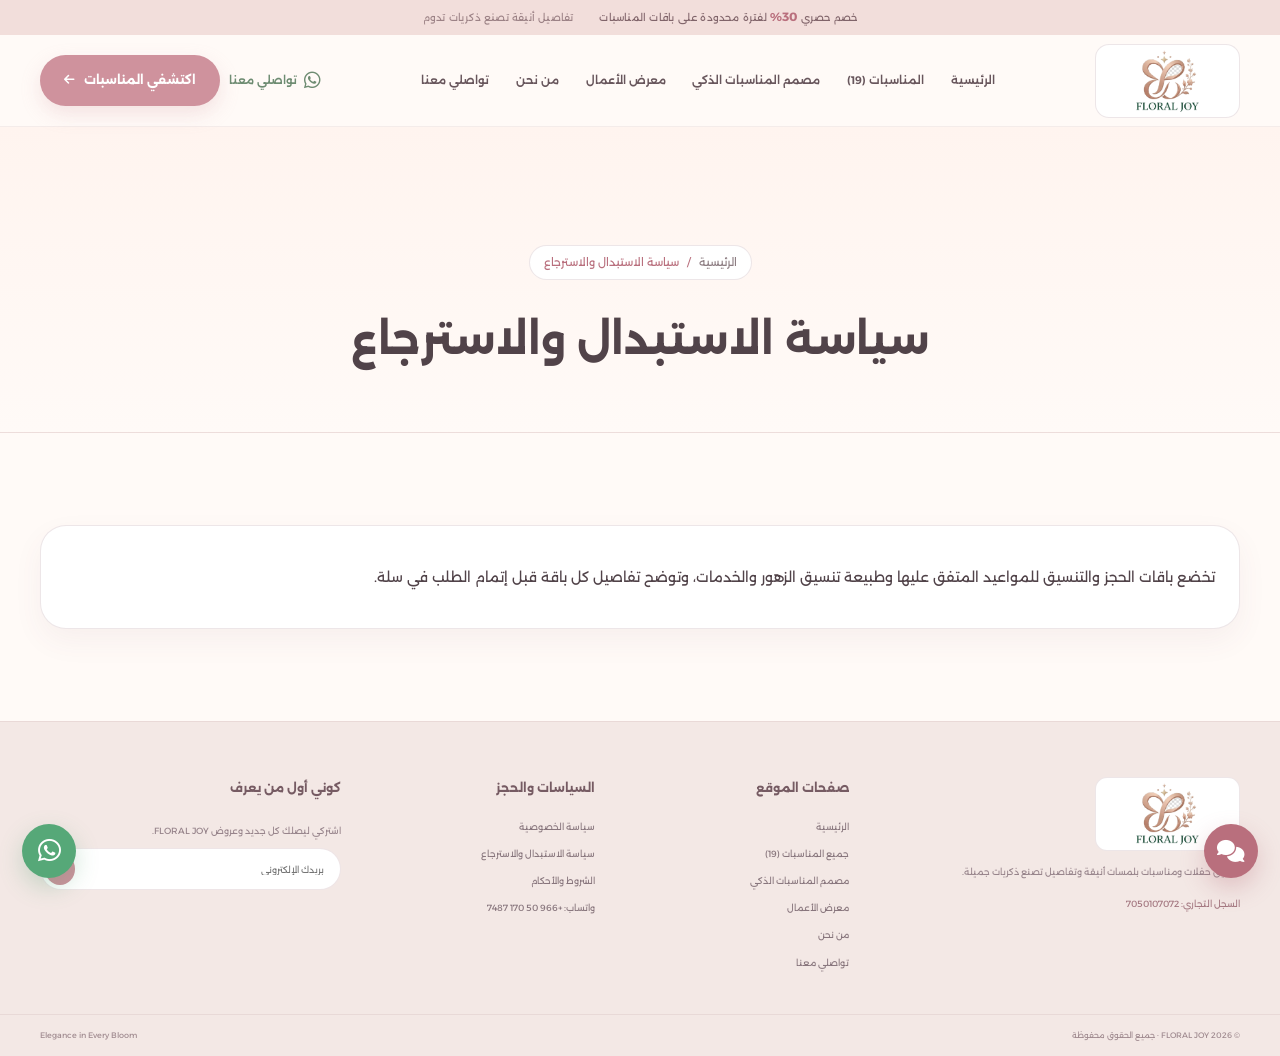
<file: refund-policy.html>
<!DOCTYPE html>
<html lang="ar" dir="rtl">
<head>
  <meta charset="UTF-8">
  <meta name="viewport" content="width=device-width, initial-scale=1.0">
  <meta name="theme-color" content="#fffaf7">
  <meta name="description" content="سياسة الاستبدال والاسترجاع">
  <title>سياسة الاستبدال والاسترجاع | FLORAL JOY</title>
  <link rel="preconnect" href="https://fonts.googleapis.com">
  <link rel="preconnect" href="https://fonts.gstatic.com" crossorigin>
  <link href="https://fonts.googleapis.com/css2?family=Alexandria:wght@300;400;500;600;700;800&family=DM+Sans:wght@400;500;600;700&display=swap" rel="stylesheet">
  <link rel="stylesheet" href="https://cdnjs.cloudflare.com/ajax/libs/font-awesome/6.5.1/css/all.min.css">
  <link rel="stylesheet" href="css/style.css?v=20261121">
</head>
<body>
  <div class="promo-bar">
    <span>خصم حصري <strong>30%</strong> لفترة محدودة على باقات المناسبات</span>
    <span class="promo-note">تفاصيل أنيقة تصنع ذكريات تدوم</span>
  </div>
  <header class="site-header" id="top">
    <div class="container header-inner">
      <button class="menu-toggle" id="menuToggle" aria-label="فتح القائمة" aria-expanded="false">
        <i class="fa-solid fa-bars"></i>
      </button>
      <a class="brand-logo" href="index.html" aria-label="FLORAL JOY الرئيسية">
        <img src="images/logo.png" alt="شعار FLORAL JOY">
      </a>
      <nav class="nav-links" id="navLinks" aria-label="القائمة الرئيسية">
        <a href="index.html">الرئيسية</a>
        <a href="events.html">المناسبات (19)</a>
        <a href="ai-planner.html">مصمم المناسبات الذكي</a>
        <a href="portfolio.html">معرض الأعمال</a>
        <a href="about.html">من نحن</a>
        <a href="contact.html">تواصلي معنا</a>
      </nav>
      <div class="header-actions">
        <a class="header-whatsapp" href="https://wa.me/966501707487" target="_blank" rel="noopener noreferrer">
          <i class="fa-brands fa-whatsapp"></i>
          <span>تواصلي معنا</span>
        </a>
        <a class="btn btn-primary header-cta" href="events.html">
          اكتشفي المناسبات <i class="fa-solid fa-arrow-left"></i>
        </a>
      </div>
    </div>
  </header>

    <main>
      <section class="page-banner">
        <div class="container">
          <div class="breadcrumb-bar"><a href="index.html">الرئيسية</a> <span>/</span> <span>سياسة الاستبدال والاسترجاع</span></div>
          <h1>سياسة الاستبدال والاسترجاع</h1>
        </div>
      </section>
      <section class="section">
        <div class="container">
          <div class="legal-card"><p>تخضع باقات الحجز والتنسيق للمواعيد المتفق عليها وطبيعة تنسيق الزهور والخدمات، وتوضح تفاصيل كل باقة قبل إتمام الطلب في سلة.</p></div>
        </div>
      </section>
    </main>
    
  <footer class="site-footer">
    <div class="container footer-grid">
      <div class="footer-brand">
        <img src="images/logo.png" alt="شعار FLORAL JOY">
        <p>تنسيق حفلات ومناسبات بلمسات أنيقة وتفاصيل تصنع ذكريات جميلة.</p>
        <span class="cr-badge">السجل التجاري: 7050107072</span>
      </div>
      <div>
        <h3>صفحات الموقع</h3>
        <a href="index.html">الرئيسية</a>
        <a href="events.html">جميع المناسبات (19)</a>
        <a href="ai-planner.html">مصمم المناسبات الذكي</a>
        <a href="portfolio.html">معرض الأعمال</a>
        <a href="about.html">من نحن</a>
        <a href="contact.html">تواصلي معنا</a>
      </div>
      <div>
        <h3>السياسات والحجز</h3>
        <a href="privacy-policy.html">سياسة الخصوصية</a>
        <a href="refund-policy.html">سياسة الاستبدال والاسترجاع</a>
        <a href="terms.html">الشروط والأحكام</a>
        <a href="https://wa.me/966501707487" target="_blank" rel="noopener noreferrer">واتساب: +966 50 170 7487</a>
      </div>
      <div class="footer-news">
        <h3>كوني أول من يعرف</h3>
        <p>اشتركي ليصلك كل جديد وعروض FLORAL JOY.</p>
        <form id="newsletterForm">
          <input type="email" id="newsletterEmail" placeholder="بريدك الإلكتروني" required>
          <button type="submit" aria-label="اشتراك"><i class="fa-solid fa-arrow-left"></i></button>
        </form>
        <small id="newsletterMessage" aria-live="polite"></small>
      </div>
    </div>
    <div class="footer-bottom">
      <div class="container">
        <span>© <span id="yearNow"></span> FLORAL JOY · جميع الحقوق محفوظة</span>
        <span>Elegance in Every Bloom</span>
      </div>
    </div>
  </footer>

  <div class="fj-modal-backdrop" id="fjOccasionModal" aria-hidden="true" role="dialog" aria-modal="true" aria-labelledby="fjModalTitle">
    <div class="fj-modal-dialog">
      <button type="button" class="fj-modal-close" id="fjModalClose" aria-label="إغلاق النافذة">
        <i class="fa-solid fa-xmark"></i>
      </button>
      <div class="fj-modal-head">
        <span class="fj-modal-badge" id="fjModalBadge">FLORAL JOY · COLLECTION</span>
        <h2 id="fjModalTitle">اسم المناسبة</h2>
        <p id="fjModalDesc">تفاصيل التنسيق والزهور والطاولات.</p>
      </div>
      <div class="fj-modal-tabs" role="tablist">
        <button type="button" class="fj-tab-btn is-active" data-zone="all">عرض الكل (3 أقسام)</button>
        <button type="button" class="fj-tab-btn" data-zone="main">التنسيق الرئيسي</button>
        <button type="button" class="fj-tab-btn" data-zone="tables">تفاصيل الطاولات</button>
        <button type="button" class="fj-tab-btn" data-zone="hospitality">ركن الضيافة</button>
      </div>
      <div class="fj-modal-grid" id="fjModalGrid"></div>
      <div class="fj-modal-footer">
        <span class="fj-salla-status">الحجز النهائي والدفع الآمن يتم عبر متجر FLORAL JOY في سلة</span>
        <div class="fj-modal-footer-btns">
          <a href="event-details.html" id="fjModalDetailsBtn" class="btn btn-outline">
            <i class="fa-solid fa-file-lines"></i>
            <span>صفحة التفاصيل الكاملة</span>
          </a>
          <a href="#events-catalog" id="fjModalSallaBtn" target="_blank" rel="noopener noreferrer" class="btn btn-primary">
            <i class="fa-solid fa-bag-shopping"></i>
            <span>زيارة تصنيف المناسبة في سلة</span>
          </a>
        </div>
      </div>
    </div>
  </div>

  <button type="button" class="fj-chat-fab" id="fjChatToggle" aria-label="مساعد FLORAL JOY">
    <i class="fa-solid fa-comments"></i>
  </button>
  <aside class="fj-chat-box" id="fjChatBox" aria-label="محادثة مساعدة">
    <div class="fj-chat-head">
      <strong>مساعد FLORAL JOY الذكي ✿</strong>
      <button type="button" id="fjChatClose" aria-label="إغلاق المحادثة"><i class="fa-solid fa-xmark"></i></button>
    </div>
    <div class="fj-chat-msgs" id="fjChatMsgs">
      <div class="fj-msg bot">أهلاً بكِ في FLORAL JOY! كيف يمكنني مساعدتكِ في تنسيق مناسبتكِ أو الحجز عبر سلة؟</div>
    </div>
    <div class="fj-chat-quick">
      <button type="button" data-q="كيف يتم الحجز والدفع في سلة؟">الحجز والدفع في سلة</button>
      <button type="button" data-q="ما هي تفاصيل خصم 30%؟">تفاصيل خصم 30%</button>
      <button type="button" data-q="أريد التواصل واتساب">تواصل واتساب</button>
    </div>
    <form class="fj-chat-form" id="fjChatForm">
      <input type="text" id="fjChatInput" placeholder="اكتبي سؤالكِ هنا..." required>
      <button type="submit" aria-label="إرسال"><i class="fa-solid fa-paper-plane"></i></button>
    </form>
  </aside>

  <a class="whatsapp-float" href="https://wa.me/966501707487" target="_blank" rel="noopener noreferrer" aria-label="تواصل عبر واتساب">
    <i class="fa-brands fa-whatsapp"></i>
  </a>
  <button class="back-top" id="backTop" aria-label="العودة إلى أعلى">
    <i class="fa-solid fa-arrow-up"></i>
  </button>
  <div class="toast" id="toast" role="status" aria-live="polite"></div>

  <script src="js/data.js?v=20261121"></script>
  <script src="js/script.js?v=20261121"></script>
</body>
</html>
</file>
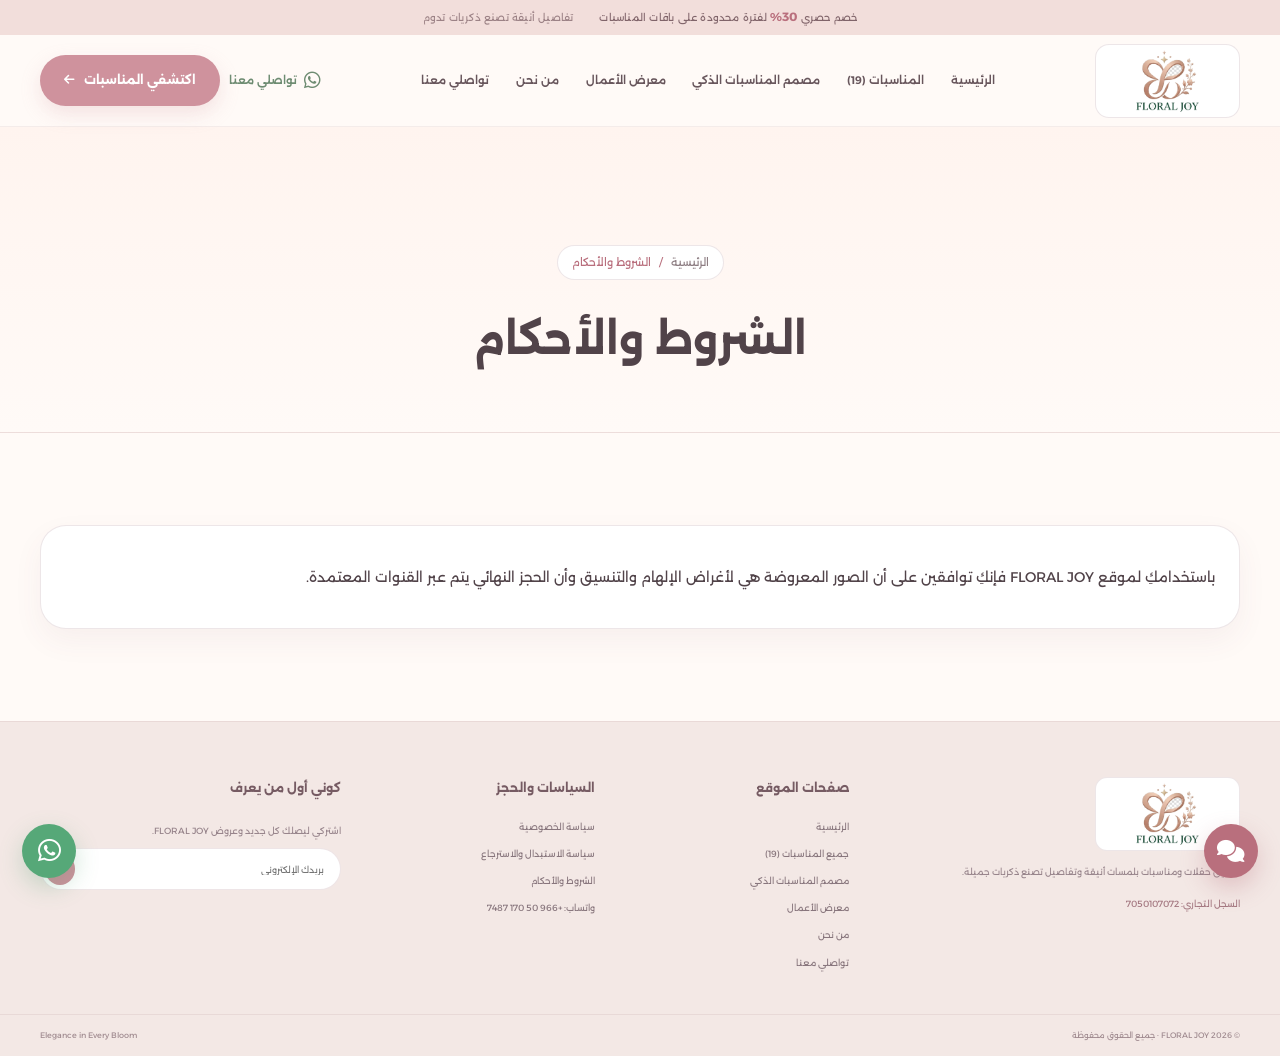
<file: terms.html>
<!DOCTYPE html>
<html lang="ar" dir="rtl">
<head>
  <meta charset="UTF-8">
  <meta name="viewport" content="width=device-width, initial-scale=1.0">
  <meta name="theme-color" content="#fffaf7">
  <meta name="description" content="الشروط والأحكام">
  <title>الشروط والأحكام | FLORAL JOY</title>
  <link rel="preconnect" href="https://fonts.googleapis.com">
  <link rel="preconnect" href="https://fonts.gstatic.com" crossorigin>
  <link href="https://fonts.googleapis.com/css2?family=Alexandria:wght@300;400;500;600;700;800&family=DM+Sans:wght@400;500;600;700&display=swap" rel="stylesheet">
  <link rel="stylesheet" href="https://cdnjs.cloudflare.com/ajax/libs/font-awesome/6.5.1/css/all.min.css">
  <link rel="stylesheet" href="css/style.css?v=20261121">
</head>
<body>
  <div class="promo-bar">
    <span>خصم حصري <strong>30%</strong> لفترة محدودة على باقات المناسبات</span>
    <span class="promo-note">تفاصيل أنيقة تصنع ذكريات تدوم</span>
  </div>
  <header class="site-header" id="top">
    <div class="container header-inner">
      <button class="menu-toggle" id="menuToggle" aria-label="فتح القائمة" aria-expanded="false">
        <i class="fa-solid fa-bars"></i>
      </button>
      <a class="brand-logo" href="index.html" aria-label="FLORAL JOY الرئيسية">
        <img src="images/logo.png" alt="شعار FLORAL JOY">
      </a>
      <nav class="nav-links" id="navLinks" aria-label="القائمة الرئيسية">
        <a href="index.html">الرئيسية</a>
        <a href="events.html">المناسبات (19)</a>
        <a href="ai-planner.html">مصمم المناسبات الذكي</a>
        <a href="portfolio.html">معرض الأعمال</a>
        <a href="about.html">من نحن</a>
        <a href="contact.html">تواصلي معنا</a>
      </nav>
      <div class="header-actions">
        <a class="header-whatsapp" href="https://wa.me/966501707487" target="_blank" rel="noopener noreferrer">
          <i class="fa-brands fa-whatsapp"></i>
          <span>تواصلي معنا</span>
        </a>
        <a class="btn btn-primary header-cta" href="events.html">
          اكتشفي المناسبات <i class="fa-solid fa-arrow-left"></i>
        </a>
      </div>
    </div>
  </header>

    <main>
      <section class="page-banner">
        <div class="container">
          <div class="breadcrumb-bar"><a href="index.html">الرئيسية</a> <span>/</span> <span>الشروط والأحكام</span></div>
          <h1>الشروط والأحكام</h1>
        </div>
      </section>
      <section class="section">
        <div class="container">
          <div class="legal-card"><p>باستخدامكِ لموقع FLORAL JOY فإنكِ توافقين على أن الصور المعروضة هي لأغراض الإلهام والتنسيق وأن الحجز النهائي يتم عبر القنوات المعتمدة.</p></div>
        </div>
      </section>
    </main>
    
  <footer class="site-footer">
    <div class="container footer-grid">
      <div class="footer-brand">
        <img src="images/logo.png" alt="شعار FLORAL JOY">
        <p>تنسيق حفلات ومناسبات بلمسات أنيقة وتفاصيل تصنع ذكريات جميلة.</p>
        <span class="cr-badge">السجل التجاري: 7050107072</span>
      </div>
      <div>
        <h3>صفحات الموقع</h3>
        <a href="index.html">الرئيسية</a>
        <a href="events.html">جميع المناسبات (19)</a>
        <a href="ai-planner.html">مصمم المناسبات الذكي</a>
        <a href="portfolio.html">معرض الأعمال</a>
        <a href="about.html">من نحن</a>
        <a href="contact.html">تواصلي معنا</a>
      </div>
      <div>
        <h3>السياسات والحجز</h3>
        <a href="privacy-policy.html">سياسة الخصوصية</a>
        <a href="refund-policy.html">سياسة الاستبدال والاسترجاع</a>
        <a href="terms.html">الشروط والأحكام</a>
        <a href="https://wa.me/966501707487" target="_blank" rel="noopener noreferrer">واتساب: +966 50 170 7487</a>
      </div>
      <div class="footer-news">
        <h3>كوني أول من يعرف</h3>
        <p>اشتركي ليصلك كل جديد وعروض FLORAL JOY.</p>
        <form id="newsletterForm">
          <input type="email" id="newsletterEmail" placeholder="بريدك الإلكتروني" required>
          <button type="submit" aria-label="اشتراك"><i class="fa-solid fa-arrow-left"></i></button>
        </form>
        <small id="newsletterMessage" aria-live="polite"></small>
      </div>
    </div>
    <div class="footer-bottom">
      <div class="container">
        <span>© <span id="yearNow"></span> FLORAL JOY · جميع الحقوق محفوظة</span>
        <span>Elegance in Every Bloom</span>
      </div>
    </div>
  </footer>

  <div class="fj-modal-backdrop" id="fjOccasionModal" aria-hidden="true" role="dialog" aria-modal="true" aria-labelledby="fjModalTitle">
    <div class="fj-modal-dialog">
      <button type="button" class="fj-modal-close" id="fjModalClose" aria-label="إغلاق النافذة">
        <i class="fa-solid fa-xmark"></i>
      </button>
      <div class="fj-modal-head">
        <span class="fj-modal-badge" id="fjModalBadge">FLORAL JOY · COLLECTION</span>
        <h2 id="fjModalTitle">اسم المناسبة</h2>
        <p id="fjModalDesc">تفاصيل التنسيق والزهور والطاولات.</p>
      </div>
      <div class="fj-modal-tabs" role="tablist">
        <button type="button" class="fj-tab-btn is-active" data-zone="all">عرض الكل (3 أقسام)</button>
        <button type="button" class="fj-tab-btn" data-zone="main">التنسيق الرئيسي</button>
        <button type="button" class="fj-tab-btn" data-zone="tables">تفاصيل الطاولات</button>
        <button type="button" class="fj-tab-btn" data-zone="hospitality">ركن الضيافة</button>
      </div>
      <div class="fj-modal-grid" id="fjModalGrid"></div>
      <div class="fj-modal-footer">
        <span class="fj-salla-status">الحجز النهائي والدفع الآمن يتم عبر متجر FLORAL JOY في سلة</span>
        <div class="fj-modal-footer-btns">
          <a href="event-details.html" id="fjModalDetailsBtn" class="btn btn-outline">
            <i class="fa-solid fa-file-lines"></i>
            <span>صفحة التفاصيل الكاملة</span>
          </a>
          <a href="#events-catalog" id="fjModalSallaBtn" target="_blank" rel="noopener noreferrer" class="btn btn-primary">
            <i class="fa-solid fa-bag-shopping"></i>
            <span>زيارة تصنيف المناسبة في سلة</span>
          </a>
        </div>
      </div>
    </div>
  </div>

  <button type="button" class="fj-chat-fab" id="fjChatToggle" aria-label="مساعد FLORAL JOY">
    <i class="fa-solid fa-comments"></i>
  </button>
  <aside class="fj-chat-box" id="fjChatBox" aria-label="محادثة مساعدة">
    <div class="fj-chat-head">
      <strong>مساعد FLORAL JOY الذكي ✿</strong>
      <button type="button" id="fjChatClose" aria-label="إغلاق المحادثة"><i class="fa-solid fa-xmark"></i></button>
    </div>
    <div class="fj-chat-msgs" id="fjChatMsgs">
      <div class="fj-msg bot">أهلاً بكِ في FLORAL JOY! كيف يمكنني مساعدتكِ في تنسيق مناسبتكِ أو الحجز عبر سلة؟</div>
    </div>
    <div class="fj-chat-quick">
      <button type="button" data-q="كيف يتم الحجز والدفع في سلة؟">الحجز والدفع في سلة</button>
      <button type="button" data-q="ما هي تفاصيل خصم 30%؟">تفاصيل خصم 30%</button>
      <button type="button" data-q="أريد التواصل واتساب">تواصل واتساب</button>
    </div>
    <form class="fj-chat-form" id="fjChatForm">
      <input type="text" id="fjChatInput" placeholder="اكتبي سؤالكِ هنا..." required>
      <button type="submit" aria-label="إرسال"><i class="fa-solid fa-paper-plane"></i></button>
    </form>
  </aside>

  <a class="whatsapp-float" href="https://wa.me/966501707487" target="_blank" rel="noopener noreferrer" aria-label="تواصل عبر واتساب">
    <i class="fa-brands fa-whatsapp"></i>
  </a>
  <button class="back-top" id="backTop" aria-label="العودة إلى أعلى">
    <i class="fa-solid fa-arrow-up"></i>
  </button>
  <div class="toast" id="toast" role="status" aria-live="polite"></div>

  <script src="js/data.js?v=20261121"></script>
  <script src="js/script.js?v=20261121"></script>
</body>
</html>
</file>
<file: css/style.css>
@import url('https://fonts.googleapis.com/css2?family=Alexandria:wght@300;400;500;600;700;800&display=swap');
:root{--ivory:#fffaf7;--cream:#fff4ef;--blush:#efd2d5;--rose:#cf929d;--rose-deep:#b96f7d;--peach:#f1d6c7;--champagne:#e6d5b9;--mauve:#ded1df;--sage:#dce5d8;--ink:#514349;--muted:#8d7d82;--line:rgba(142,103,112,.16);--white:#fff;--shadow:0 18px 48px rgba(111,76,86,.10);--shadow-hover:0 24px 60px rgba(111,76,86,.16);--radius:26px;--radius-sm:16px;--ease:cubic-bezier(.2,.72,.2,1)}
*{box-sizing:border-box}html{scroll-behavior:smooth;scroll-padding-top:100px}body{margin:0;background:var(--ivory);color:var(--ink);font-family:'Alexandria',sans-serif;font-size:14px;line-height:1.9;-webkit-font-smoothing:antialiased}body,button,input,select,textarea{font-family:'Alexandria',sans-serif}img{display:block;max-width:100%}a{color:inherit;text-decoration:none}button{font:inherit}button,a{-webkit-tap-highlight-color:transparent}button:focus-visible,a:focus-visible,input:focus-visible,select:focus-visible{outline:3px solid rgba(185,111,125,.38);outline-offset:3px}.container{width:min(1200px,calc(100% - 48px));margin-inline:auto}.section{padding:92px 0}.promo-bar{min-height:35px;padding:5px 18px;background:#f2dedb;color:#80646a;display:flex;align-items:center;justify-content:center;gap:26px;text-align:center;font-size:10px;letter-spacing:.02em}.promo-bar strong{color:var(--rose-deep);font-size:12px}.promo-note{opacity:.75}
.site-header{position:sticky;top:0;z-index:1000;background:rgba(255,250,247,.91);backdrop-filter:blur(18px);border-bottom:1px solid rgba(151,111,120,.10)}.header-inner{min-height:91px;display:flex;align-items:center;justify-content:space-between;gap:25px}.brand-logo{width:145px;height:74px;flex:none;background:#fff;border:1px solid var(--line);border-radius:14px;padding:4px 8px;display:flex;align-items:center;justify-content:center;overflow:hidden}.brand-logo img{width:100%;height:100%;object-fit:contain}.nav-links{display:flex;align-items:center;justify-content:center;gap:clamp(13px,2.1vw,28px)}.nav-links a{font-size:11px;font-weight:600;color:#68565c;white-space:nowrap;position:relative;padding:12px 0;transition:color .2s}.nav-links a:after{position:absolute;content:'';bottom:3px;right:0;width:0;height:2px;background:var(--rose);transition:width .25s var(--ease)}.nav-links a:hover,.nav-links a.active{color:var(--rose-deep)}.nav-links a:hover:after,.nav-links a.active:after{width:100%}.header-actions{display:flex;align-items:center;gap:9px}.header-whatsapp{display:inline-flex;align-items:center;gap:7px;color:#6e8c72;font-size:11px;font-weight:600;white-space:nowrap}.header-whatsapp i{font-size:19px}.btn{display:inline-flex;align-items:center;justify-content:center;gap:9px;border:1px solid transparent;border-radius:999px;padding:13px 23px;font-weight:700;font-size:12px;cursor:pointer;transition:transform .25s var(--ease),box-shadow .25s,background .25s,color .25s}.btn:hover{transform:translateY(-3px);box-shadow:0 12px 25px rgba(140,94,105,.15)}.btn-primary{background:var(--rose);color:#fff;box-shadow:0 8px 20px rgba(207,146,157,.23)}.btn-primary:hover{background:var(--rose-deep);color:#fff}.btn-ghost{border-color:rgba(170,119,130,.35);background:rgba(255,255,255,.68);color:#87616b}.btn-outline{background:#fff;border-color:rgba(180,129,140,.38);color:#a36e7b}.btn-sm{padding:10px 16px;font-size:10px}.menu-toggle{display:none;width:42px;height:42px;border:1px solid var(--line);background:#fff;border-radius:50%;color:var(--rose-deep);font-size:17px}
.hero{min-height:640px;position:relative;display:flex;align-items:center;overflow:hidden;isolation:isolate;background:#f5e6e0}.hero-photo{position:absolute;inset:0;z-index:-3;background:url('../images/hero-floral-joy.png') center 48%/cover no-repeat;transform:scale(1.015);animation:heroFloat 18s ease-in-out infinite alternate}.hero-wash{position:absolute;inset:0;z-index:-2;background:linear-gradient(270deg,rgba(255,249,245,.97) 0%,rgba(255,247,243,.88) 35%,rgba(255,244,239,.40) 62%,rgba(255,244,239,.10) 100%)}.hero-inner{min-height:640px;display:flex;align-items:center;position:relative}.hero-copy{max-width:630px;padding:84px 0 92px}.eyebrow,.section-kicker{display:inline-flex;align-items:center;gap:9px;color:#ad7d85;font-size:10px;font-weight:700;letter-spacing:.11em}.eyebrow{padding:8px 15px;border:1px solid rgba(190,142,150,.28);border-radius:999px;background:rgba(255,255,255,.58)}.eyebrow-flower{font-size:17px;color:#ce99a1}.hero h1{font-size:clamp(37px,5.1vw,65px);line-height:1.4;letter-spacing:-.045em;color:#514247;margin:23px 0 13px;font-weight:700}.hero h1 em,.ai-intro h2 em{font-style:normal;color:var(--rose-deep)}.hero-copy>p{max-width:555px;color:#7f6e73;font-size:14px;margin:0 0 27px}.hero-actions{display:flex;gap:11px;flex-wrap:wrap}.hero-proof{display:flex;align-items:center;gap:25px;margin-top:40px;color:#886f76}.hero-proof div{display:grid;gap:0}.hero-proof b{font-family:'DM Sans',sans-serif;font-size:22px;color:#a96f7a;line-height:1.2}.hero-proof span{font-size:9px;color:#8d7a80}.hero-proof>i{width:1px;height:33px;background:rgba(178,130,140,.3)}.hero-note{position:absolute;left:5%;bottom:13%;width:160px;height:160px;border:1px solid rgba(255,255,255,.8);border-radius:50%;background:rgba(255,250,247,.75);backdrop-filter:blur(12px);display:flex;flex-direction:column;align-items:center;justify-content:center;color:#936d74;box-shadow:0 12px 34px rgba(113,83,87,.1);animation:softPulse 5s ease-in-out infinite}.note-flower{font-size:30px;color:#c68e97;line-height:1.3}.hero-note strong{font-family:'DM Sans',sans-serif;font-size:14px;letter-spacing:.05em}.hero-note small{font-size:8px;color:#a58e92}.scroll-cue{position:absolute;bottom:18px;left:50%;transform:translateX(-50%);font-size:9px;color:#9c777e;display:flex;align-items:center;gap:9px}.scroll-cue span{height:27px;width:17px;border:1px solid #c9a2a8;border-radius:99px;position:relative}.scroll-cue span:after{content:'';position:absolute;top:5px;left:50%;width:3px;height:5px;background:#b77c88;border-radius:4px;transform:translateX(-50%);animation:scrollDot 1.4s infinite}
.category-strip{position:relative;z-index:5;margin-top:-1px;background:#fffdfb;border-block:1px solid rgba(182,137,146,.12);box-shadow:0 10px 28px rgba(133,95,105,.05)}.category-strip-inner{display:grid;grid-template-columns:repeat(5,1fr);align-items:center;padding:20px 0}.category-strip button{border:0;border-left:1px solid var(--line);background:transparent;display:flex;align-items:center;justify-content:center;gap:11px;min-height:52px;color:#887179;cursor:pointer;transition:color .2s,transform .2s}.category-strip button:last-child{border-left:0}.category-strip button:hover{color:var(--rose-deep);transform:translateY(-3px)}.category-strip button i{width:35px;height:35px;border-radius:50%;display:grid;place-items:center;background:#f8e9e6;color:#bd8993;font-size:14px}.category-strip button span{font-size:10px;font-weight:600}
.section-heading{text-align:center;max-width:800px;margin:0 auto 38px}.section-heading h2{margin:8px 0 7px;font-size:clamp(27px,3vw,39px);color:#57474c;line-height:1.5}.section-heading p{margin:0;color:var(--muted);font-size:12px}.heading-flourish{display:flex;align-items:center;justify-content:center;gap:13px;color:#c79c88;font-size:17px;margin-top:14px}.heading-flourish span{height:1px;width:56px;background:linear-gradient(90deg,transparent,#d9b69f)}.heading-flourish span:last-child{transform:rotate(180deg)}.events-section{background:linear-gradient(180deg,#fffaf7,#fff 80%)}.catalog-toolbar{display:flex;align-items:center;justify-content:space-between;gap:16px;margin:0 0 20px;padding:13px 16px;border:1px solid var(--line);border-radius:18px;background:#fff}.catalog-count{font-size:10px;color:var(--muted)}.catalog-count strong{font-size:17px;color:var(--rose-deep);margin-left:4px}.catalog-filters{display:flex;gap:7px;flex-wrap:wrap}.filter-btn{border:1px solid transparent;background:transparent;color:#927f85;border-radius:99px;padding:8px 13px;font-size:9px;cursor:pointer;transition:.2s}.filter-btn:hover,.filter-btn.active{background:#f6e5e4;color:#a46875;border-color:#eed7d8}.events-grid{display:grid;grid-template-columns:repeat(3,minmax(0,1fr));gap:21px}.event-card{border-radius:21px;overflow:hidden;background:#fff;border:1px solid rgba(185,139,148,.15);box-shadow:0 9px 28px rgba(130,94,103,.055);transition:transform .35s var(--ease),box-shadow .35s}.event-card:hover{transform:translateY(-7px);box-shadow:var(--shadow)}.event-card-open{border:0;padding:0;background:none;width:100%;text-align:right;display:block;cursor:pointer;color:inherit}.event-image-wrap{height:218px;position:relative;display:block;overflow:hidden;background:#f1e4df}.event-image-wrap img{width:100%;height:100%;object-fit:cover;transition:transform .65s var(--ease)}.event-card:hover img{transform:scale(1.06)}.image-shade{position:absolute;inset:40% 0 0;background:linear-gradient(transparent,rgba(66,48,52,.22))}.discount-tag{position:absolute;top:14px;right:14px;background:rgba(255,250,247,.92);border:1px solid rgba(255,255,255,.75);padding:6px 11px;border-radius:99px;color:#ad6f7c;font-weight:700;font-size:9px;box-shadow:0 5px 15px rgba(70,50,52,.08)}.image-open{position:absolute;bottom:13px;left:14px;width:34px;height:34px;border-radius:50%;background:rgba(255,255,255,.9);color:#a86f7c;display:grid;place-items:center;transform:translateY(8px);opacity:0;transition:.25s}.event-card:hover .image-open{opacity:1;transform:translateY(0)}.event-card-content{display:grid;padding:17px 19px 19px}.event-overline{font-family:'DM Sans',sans-serif;color:#bd9398;font-size:8px;letter-spacing:.16em}.event-card-content strong{font-size:15px;color:#5d4a50;margin:6px 0}.event-desc{min-height:42px;font-size:10px;color:#93848a;line-height:1.8}.event-link{display:flex;align-items:center;gap:7px;color:#b27782;font-size:10px;font-weight:700;margin-top:13px}.event-link i{transition:transform .2s}.event-card:hover .event-link i{transform:translateX(-4px)}
.detail-section{padding:45px 0 88px;background:#fffaf7;min-height:75vh}.detail-section[hidden],section[hidden]{display:none!important}.breadcrumbs{display:flex;align-items:center;gap:10px;flex-wrap:wrap;font-size:10px;color:#a08c91;margin-bottom:26px}.breadcrumbs a:hover{color:var(--rose-deep)}.breadcrumbs i{font-size:9px;color:#c6a2a7}.detail-head{display:flex;align-items:flex-end;justify-content:space-between;gap:20px;margin-bottom:24px}.detail-head h2{font-size:32px;margin:6px 0;color:#55444a}.detail-head p{margin:0;color:#95848a;font-size:11px}.sort-control{display:flex;align-items:center;gap:10px;font-size:10px;color:#89767c;white-space:nowrap}.sort-control select{border:1px solid var(--line);border-radius:99px;background:#fff;padding:10px 16px;color:#896c73;font-size:10px;outline:none}.detail-banner{position:relative;min-height:270px;border-radius:23px;overflow:hidden;margin-bottom:30px;background:#f0e2dc}.detail-banner img{position:absolute;inset:0;width:100%;height:100%;object-fit:cover}.detail-banner:after{content:'';position:absolute;inset:0;background:linear-gradient(270deg,rgba(255,249,246,.94),rgba(255,249,246,.72) 40%,rgba(255,249,246,.05) 78%)}.detail-banner-copy{position:relative;z-index:1;width:min(470px,60%);padding:44px}.detail-banner-copy span{font-size:10px;color:#b27d86}.detail-banner-copy h3{font-size:24px;color:#58474c;margin:6px 0}.detail-banner-copy p{font-size:10px;color:#907e84}.detail-products{display:grid;grid-template-columns:repeat(3,minmax(0,1fr));gap:19px}.detail-product{background:#fff;border:1px solid var(--line);border-radius:19px;overflow:hidden;box-shadow:0 9px 24px rgba(134,94,103,.06)}.detail-product img{width:100%;height:205px;object-fit:cover;background:#f4e8e4}.detail-product-body{padding:17px}.product-label{font-size:8px;color:#b38a8f;letter-spacing:.08em}.detail-product h3{font-size:13px;color:#5b4a4f;margin:5px 0}.detail-product p{font-size:9px;color:#98878c;min-height:35px}.detail-product .btn{width:100%;padding:11px 13px;font-size:9px}.empty-more{text-align:center;margin:35px 0 10px;color:#a59599;font-size:10px}.detail-salla-note{padding:12px 16px;border-radius:12px;background:#fbf0ed;color:#947b81;font-size:9px;text-align:center}.back-to-catalog{display:flex;align-items:center;gap:9px;margin:24px auto 0;border:1px solid var(--line);background:#fff;border-radius:999px;padding:11px 18px;color:#9c707a;font-size:10px;cursor:pointer}
.ai-section{position:relative;overflow:hidden;background:linear-gradient(120deg,#f7e9e5 0%,#fff7f2 49%,#f0e9ef 100%)}.ai-layout{display:grid;grid-template-columns:.8fr 1.2fr;gap:65px;align-items:center}.ai-intro{position:relative}.ai-intro h2{font-size:clamp(31px,4vw,48px);line-height:1.55;color:#59484d;margin:12px 0}.ai-intro p{font-size:12px;color:#8e7b82;max-width:390px}.ai-decoration{font-size:110px;line-height:1;color:rgba(190,140,151,.16);margin-top:15px}.ai-card{background:rgba(255,255,255,.82);border:1px solid rgba(193,150,157,.2);border-radius:27px;padding:29px;box-shadow:0 18px 50px rgba(140,100,110,.08);backdrop-filter:blur(10px)}.ai-form-grid{display:grid;grid-template-columns:repeat(2,minmax(0,1fr));gap:17px}.ai-form-grid label{display:grid;gap:7px;font-size:10px;font-weight:600;color:#8c7078}.ai-form-grid select{height:47px;border:1px solid rgba(177,131,141,.21);border-radius:12px;padding:0 13px;background:#fff;color:#69545b;font-size:10px;outline:none}.guest-field strong{font-size:10px;color:#b77b87}.guest-field input{width:100%;accent-color:var(--rose)}.ai-generate{width:100%;margin-top:21px}.ai-result{margin-top:24px;padding:22px;border-radius:19px;background:#fff7f4;border:1px solid rgba(190,143,151,.2)}.ai-result[hidden]{display:none}.result-label{font-size:9px;color:#b37f88}.ai-result h3{margin:6px 0;color:#5d4b50;font-size:18px}.ai-result p{font-size:10px;color:#8d7b81}.ai-swatches{display:flex;gap:8px;margin:14px 0}.ai-swatches span{width:26px;height:26px;border-radius:50%;border:1px solid rgba(100,80,80,.12)}.ai-result ul{padding:0 19px 0 0;color:#7e6c73;font-size:10px}.ai-result li{margin:7px 0}.ai-result li i{margin-left:8px;color:#ba8a91}.ai-result small{display:block;color:#a08d92;font-size:8px}.ai-result .btn{margin-top:14px;padding:10px 17px;font-size:9px}
.portfolio-section{background:#fff}.portfolio-grid{display:grid;grid-template-columns:repeat(4,minmax(0,1fr));gap:16px}.portfolio-item{margin:0;position:relative;border-radius:19px;overflow:hidden;min-height:265px;background:#eee2dd;box-shadow:0 9px 26px rgba(120,86,94,.08)}.portfolio-item img{width:100%;height:265px;object-fit:cover;transition:transform .7s var(--ease)}.portfolio-item:hover img{transform:scale(1.07)}.portfolio-item:after{content:'';position:absolute;inset:45% 0 0;background:linear-gradient(transparent,rgba(56,42,45,.52))}.portfolio-item figcaption{position:absolute;z-index:1;bottom:13px;right:16px;left:16px;color:white;display:flex;align-items:center;gap:10px}.portfolio-item figcaption span{font-family:'DM Sans';font-size:18px;color:#f2d6d5}.portfolio-item figcaption strong{font-size:10px;font-weight:600}.about-section{padding:65px 0;background:linear-gradient(135deg,#f5e5e2,#fff8f4 60%,#f1e8ed);text-align:center}.about-inner{max-width:700px}.about-mark{font-family:'DM Sans',sans-serif;letter-spacing:.22em;color:#b37d88;font-size:11px}.about-inner h2{font-size:28px;color:#5b494f;margin:7px 0}.about-inner p{font-size:11px;color:#89787e;margin:0 auto 20px;max-width:580px}.about-inner .btn{padding:11px 20px;font-size:10px}
.site-footer{background:#f3e8e5;color:#705f65;padding:55px 0 0;border-top:1px solid rgba(173,126,137,.15)}.footer-grid{display:grid;grid-template-columns:1.3fr .8fr .8fr 1.1fr;gap:35px;padding-bottom:38px}.footer-brand img{width:145px;height:74px;object-fit:contain;background:#fff;border:1px solid var(--line);border-radius:12px;padding:4px 8px;margin-bottom:12px}.footer-grid h3{font-size:12px;color:#765b63;margin:0 0 13px}.footer-grid p{font-size:9px;color:#98858c}.footer-grid>div:not(.footer-brand){display:flex;flex-direction:column;align-items:flex-start}.footer-grid>div>a{font-size:9px;color:#88767d;margin:5px 0}.footer-grid>div>a:hover{color:var(--rose-deep)}.cr-badge{font-size:9px;color:#a57982}.social-links{display:flex;gap:8px;margin-top:12px}.social-links a{width:30px;height:30px;border:1px solid rgba(169,125,136,.25);border-radius:50%;display:grid;place-items:center;color:#a67883}.footer-news form{display:flex;width:100%;border:1px solid rgba(169,125,136,.2);background:#fff;border-radius:99px;padding:4px}.footer-news input{min-width:0;width:100%;border:0;background:transparent;padding:8px 12px;font-size:9px;outline:none}.footer-news button{width:32px;height:32px;border:0;border-radius:50%;background:var(--rose);color:#fff;cursor:pointer}.footer-news small{font-size:8px;color:#997f86;margin-top:7px}.footer-bottom{border-top:1px solid rgba(169,125,136,.15);padding:13px 0}.footer-bottom .container{display:flex;justify-content:space-between;gap:15px;font-size:8px;color:#a18c91}.whatsapp-float{position:fixed;z-index:900;bottom:22px;left:22px;width:54px;height:54px;border-radius:50%;display:grid;place-items:center;background:#56a878;color:white;font-size:26px;box-shadow:0 9px 23px rgba(63,151,98,.25);transition:transform .2s}.whatsapp-float:hover{transform:translateY(-4px)}.back-top{position:fixed;z-index:850;bottom:88px;left:28px;width:38px;height:38px;border:0;border-radius:50%;background:#d79da5;color:white;box-shadow:0 8px 18px rgba(140,93,103,.19);opacity:0;visibility:hidden;transform:translateY(8px);transition:.25s;cursor:pointer}.back-top.visible{opacity:1;visibility:visible;transform:none}.toast{position:fixed;z-index:3000;bottom:25px;right:50%;transform:translate(50%,20px);opacity:0;visibility:hidden;max-width:min(90vw,520px);padding:13px 20px;border:1px solid rgba(185,133,143,.2);border-radius:15px;background:#fff;color:#775c65;box-shadow:var(--shadow);font-size:10px;text-align:center;transition:.25s}.toast.show{opacity:1;visibility:visible;transform:translate(50%,0)}
.reveal{opacity:0;transform:translateY(18px);transition:opacity .7s var(--ease),transform .7s var(--ease);transition-delay:var(--card-delay,0ms)}.reveal.is-visible{opacity:1;transform:none}
@keyframes heroFloat{from{transform:scale(1.015) translateY(0)}to{transform:scale(1.055) translateY(-5px)}}@keyframes softPulse{0%,100%{transform:translateY(0)}50%{transform:translateY(-7px)}}@keyframes scrollDot{0%{opacity:0;transform:translate(-50%,0)}40%{opacity:1}100%{opacity:0;transform:translate(-50%,10px)}}
@media(max-width:1080px){.nav-links{gap:12px}.nav-links a{font-size:10px}.header-cta{display:none}.events-grid{grid-template-columns:repeat(2,minmax(0,1fr))}.footer-grid{grid-template-columns:1.1fr 1fr 1fr}.footer-news{grid-column:1/-1;max-width:430px}.ai-layout{gap:30px}}
@media(max-width:780px){.container{width:min(100% - 32px,620px)}.section{padding:70px 0}.header-inner{min-height:76px;gap:12px}.menu-toggle{display:block;order:0}.brand-logo{width:118px;height:58px;order:1;margin-left:auto}.header-actions{order:2}.header-whatsapp span{display:none}.nav-links{display:none;position:absolute;top:100%;right:16px;left:16px;padding:13px;background:rgba(255,250,247,.98);border:1px solid var(--line);border-radius:17px;box-shadow:var(--shadow);flex-direction:column;align-items:stretch;gap:0}.nav-links.open{display:flex}.nav-links a{padding:11px 9px;border-bottom:1px solid var(--line);font-size:11px}.nav-links a:last-child{border:0}.hero,.hero-inner{min-height:675px}.hero-wash{background:linear-gradient(0deg,rgba(255,249,245,.97) 0%,rgba(255,247,243,.88) 48%,rgba(255,244,239,.3) 100%)}.hero-photo{background-position:57% center}.hero-copy{padding:86px 0 110px;max-width:100%}.hero h1{font-size:42px}.hero-copy>p{max-width:500px;font-size:12px}.hero-note{width:110px;height:110px;left:5%;bottom:7%}.note-flower{font-size:21px}.hero-note strong{font-size:10px}.hero-note small{font-size:6px}.hero-proof{gap:15px;margin-top:27px}.hero-proof b{font-size:18px}.hero-proof span{font-size:8px}.category-strip-inner{grid-template-columns:repeat(5,minmax(0,1fr));padding:14px 0}.category-strip button{flex-direction:column;gap:4px;padding:5px;border-left:0}.category-strip button i{width:31px;height:31px}.category-strip button span{font-size:8px;text-align:center}.catalog-toolbar{align-items:flex-start;flex-direction:column}.catalog-filters{width:100%}.filter-btn{padding:7px 10px}.ai-layout{grid-template-columns:1fr;gap:16px}.ai-intro{text-align:center}.ai-intro p{margin-inline:auto}.ai-decoration{display:none}.detail-head{align-items:flex-start;flex-direction:column}.detail-products{grid-template-columns:repeat(2,minmax(0,1fr))}.detail-product img{height:175px}.detail-banner-copy{width:75%;padding:32px}.portfolio-grid{grid-template-columns:repeat(2,minmax(0,1fr))}.portfolio-item,.portfolio-item img{min-height:220px;height:220px}.footer-grid{grid-template-columns:1fr 1fr;gap:25px}.footer-brand{grid-column:1/-1}.footer-news{grid-column:1/-1}}
@media(max-width:520px){.promo-bar{font-size:8px;gap:0}.promo-note{display:none}.hero,.hero-inner{min-height:680px}.hero-copy{padding-top:74px}.hero h1{font-size:34px}.eyebrow{font-size:8px}.hero-actions{gap:8px}.hero-actions .btn{padding:11px 14px;font-size:9px}.hero-proof{gap:11px}.hero-proof b{font-size:16px}.hero-proof span{font-size:7px}.hero-note{width:88px;height:88px;left:4%;bottom:5%}.note-flower{font-size:16px}.hero-note strong{font-size:8px}.scroll-cue{display:none}.category-strip button span{font-size:7px}.category-strip button i{width:28px;height:28px;font-size:12px}.section-heading h2{font-size:26px}.section-heading p{font-size:10px}.events-grid{grid-template-columns:1fr;gap:15px}.event-image-wrap{height:220px}.event-card-content{padding:14px 16px}.event-card-content strong{font-size:13px}.event-desc{min-height:auto}.detail-head h2{font-size:26px}.detail-banner{min-height:225px}.detail-banner-copy{width:90%;padding:24px}.detail-banner-copy h3{font-size:19px}.detail-products{grid-template-columns:1fr}.detail-product img{height:210px}.ai-card{padding:19px}.ai-form-grid{grid-template-columns:1fr;gap:13px}.ai-intro h2{font-size:31px}.portfolio-grid{gap:10px}.portfolio-item,.portfolio-item img{height:185px;min-height:185px}.portfolio-item figcaption{right:10px;left:10px;bottom:8px;gap:6px}.portfolio-item figcaption span{font-size:13px}.portfolio-item figcaption strong{font-size:8px}.about-inner h2{font-size:23px}.footer-grid{grid-template-columns:1fr}.footer-brand,.footer-news{grid-column:auto}.footer-bottom .container{flex-direction:column;text-align:center}.whatsapp-float{width:49px;height:49px;bottom:14px;left:14px;font-size:23px}.back-top{bottom:72px;left:20px;width:34px;height:34px}}
@media(prefers-reduced-motion:reduce){*,*:before,*:after{scroll-behavior:auto!important;animation:none!important;transition:none!important}.reveal{opacity:1;transform:none}}


/* === FLORAL JOY Multipage Pink Soft-Luxury Extensions === */
.page-banner{padding:118px 0 42px;background:linear-gradient(180deg,var(--cream) 0%,var(--ivory) 100%);border-bottom:1px solid var(--line);text-align:center}
.page-banner h1{margin:8px 0 10px;font-size:clamp(28px,4vw,42px);color:var(--ink)}
.page-banner h1 em{font-style:normal;color:var(--rose-deep)}
.page-banner p{margin:0 auto;max-width:620px;font-size:13px;color:var(--muted)}
.breadcrumb-bar{display:inline-flex;align-items:center;gap:8px;font-size:11px;color:var(--rose-deep);background:#fff;border:1px solid var(--line);padding:6px 14px;border-radius:999px;margin-bottom:12px}
.breadcrumb-bar a{color:var(--muted);text-decoration:none}
.breadcrumb-bar a:hover{color:var(--rose-deep)}

.details-layout{display:grid;grid-template-columns:1.1fr .9fr;gap:28px;align-items:start}
.details-card,.info-box,.legal-card{background:#fff;border:1px solid var(--line);border-radius:var(--radius);padding:24px;box-shadow:0 12px 30px rgba(111,76,86,.06)}
.details-hero-img{width:100%;height:340px;object-fit:cover;border-radius:18px;margin-bottom:18px}
.zones-three-grid{display:grid;grid-template-columns:repeat(3,minmax(0,1fr));gap:18px;margin-top:24px}
.zone-box{background:#fff;border:1px solid var(--line);border-radius:20px;overflow:hidden;display:flex;flex-direction:column;box-shadow:0 10px 24px rgba(111,76,86,.06)}
.zone-box img{width:100%;height:190px;object-fit:cover}
.zone-box-body{padding:16px;display:flex;flex-direction:column;gap:8px;flex:1}
.zone-box-body h3{margin:0;font-size:15px;color:var(--ink)}
.zone-box-body p{margin:0;font-size:12px;color:var(--muted);line-height:1.8}
.zone-box-body .btn{margin-top:auto}

.search-filter-box{display:flex;flex-wrap:wrap;gap:10px;align-items:center;justify-content:space-between;margin-bottom:20px}
.search-input{flex:1;min-width:220px;padding:10px 16px;border-radius:999px;border:1px solid rgba(185,111,125,.28);background:#fff;font-family:inherit;font-size:12px;color:var(--ink)}

/* Modal & Chatbot */
.fj-modal-backdrop{position:fixed;inset:0;z-index:2600;display:none;align-items:center;justify-content:center;padding:20px;background:rgba(81,67,73,.46);backdrop-filter:blur(10px)}
.fj-modal-backdrop.is-open{display:flex}
.fj-modal-dialog{position:relative;width:min(1080px,100%);max-height:90vh;overflow-y:auto;background:var(--ivory);border:1px solid rgba(185,111,125,.24);border-radius:var(--radius);padding:28px;box-shadow:0 28px 80px rgba(81,67,73,.25)}
.fj-modal-close{position:sticky;top:0;float:left;width:40px;height:40px;border-radius:50%;border:1px solid var(--line);background:#fff;color:var(--rose-deep);cursor:pointer;display:grid;place-items:center;z-index:3}
.fj-modal-badge{display:inline-flex;align-items:center;gap:6px;padding:5px 14px;border-radius:999px;background:var(--cream);color:var(--rose-deep);border:1px solid rgba(207,146,157,.35);font-size:11px;font-weight:700}
.fj-modal-head h2{margin:10px 0 6px;font-size:26px;color:var(--ink)}
.fj-modal-head p{margin:0;font-size:12px;color:var(--muted)}
.fj-modal-tabs{display:flex;flex-wrap:wrap;gap:8px;margin:18px 0 22px}
.fj-tab-btn{border:1px solid rgba(185,111,125,.28);background:#fff;color:var(--ink);border-radius:999px;padding:8px 16px;font-size:11px;font-weight:600;cursor:pointer;transition:.2s}
.fj-tab-btn.is-active,.fj-tab-btn:hover{background:var(--rose);border-color:var(--rose);color:#fff}
.fj-modal-grid{display:grid;grid-template-columns:repeat(3,minmax(0,1fr));gap:18px}
.fj-zone-card{background:#fff;border:1px solid var(--line);border-radius:20px;overflow:hidden;box-shadow:0 10px 26px rgba(111,76,86,.07);display:flex;flex-direction:column}
.fj-zone-img-wrap{position:relative;height:200px;background:#f4e8e4;overflow:hidden}
.fj-zone-img-wrap img{width:100%;height:100%;object-fit:cover}
.fj-zone-tag{position:absolute;top:12px;right:12px;background:rgba(255,250,247,.94);color:var(--rose-deep);border:1px solid rgba(207,146,157,.3);border-radius:999px;padding:4px 12px;font-size:10px;font-weight:700}
.fj-zone-body{padding:16px;display:flex;flex-direction:column;gap:8px;flex:1}
.fj-zone-kicker{font-size:10px;font-weight:700;color:var(--rose-deep)}
.fj-zone-body h3{margin:0;font-size:14px;color:var(--ink);line-height:1.5}
.fj-zone-body p{margin:0;font-size:11px;color:var(--muted);line-height:1.8}
.fj-zone-body .btn{margin-top:auto;width:100%;padding:10px 14px;font-size:10px}
.fj-modal-footer{display:flex;flex-wrap:wrap;align-items:center;justify-content:space-between;gap:12px;margin-top:22px;padding-top:18px;border-top:1px solid var(--line)}
.fj-modal-footer-btns{display:flex;flex-wrap:wrap;gap:10px}
.fj-salla-status{font-size:10px;color:var(--muted)}

.fj-chat-fab{position:fixed;z-index:900;bottom:22px;right:22px;width:54px;height:54px;border:0;border-radius:50%;display:grid;place-items:center;background:var(--rose-deep);color:#fff;font-size:22px;box-shadow:0 10px 25px rgba(185,111,125,.32);cursor:pointer;transition:transform .2s}
.fj-chat-fab:hover{transform:translateY(-4px)}
.fj-chat-box{position:fixed;z-index:1500;bottom:88px;right:22px;width:min(340px,calc(100vw - 44px));background:#fff;border:1px solid var(--line);border-radius:22px;box-shadow:0 22px 55px rgba(81,67,73,.18);overflow:hidden;display:none;flex-direction:column}
.fj-chat-box.is-open{display:flex}
.fj-chat-head{background:linear-gradient(135deg,#cf929d,#b96f7d);color:#fff;padding:14px 16px;display:flex;align-items:center;justify-content:space-between}
.fj-chat-head strong{font-size:13px}
.fj-chat-head button{border:0;background:rgba(255,255,255,.2);color:#fff;width:28px;height:28px;border-radius:50%;cursor:pointer}
.fj-chat-msgs{padding:14px;max-height:250px;overflow-y:auto;display:flex;flex-direction:column;gap:9px;background:var(--ivory)}
.fj-msg{padding:9px 13px;border-radius:14px;font-size:11px;line-height:1.7;max-width:88%}
.fj-msg.bot{background:#fff;border:1px solid var(--line);color:var(--ink);align-self:flex-start}
.fj-msg.user{background:var(--rose);color:#fff;align-self:flex-end}
.fj-chat-quick{display:flex;flex-wrap:wrap;gap:6px;padding:8px 12px;background:#fff;border-top:1px solid var(--line)}
.fj-chat-quick button{border:1px solid var(--line);background:var(--cream);color:var(--rose-deep);border-radius:999px;padding:4px 10px;font-size:10px;cursor:pointer}
.fj-chat-form{display:flex;gap:6px;padding:10px 12px;background:#fff;border-top:1px solid var(--line)}
.fj-chat-form input{flex:1;min-width:0;border:1px solid var(--line);border-radius:999px;padding:8px 12px;font-size:11px;outline:none}
.fj-chat-form button{border:0;background:var(--rose-deep);color:#fff;width:34px;height:34px;border-radius:50%;cursor:pointer}

@media(max-width:900px){
  .details-layout,.zones-three-grid,.fj-modal-grid{grid-template-columns:1fr}
}
</file>
